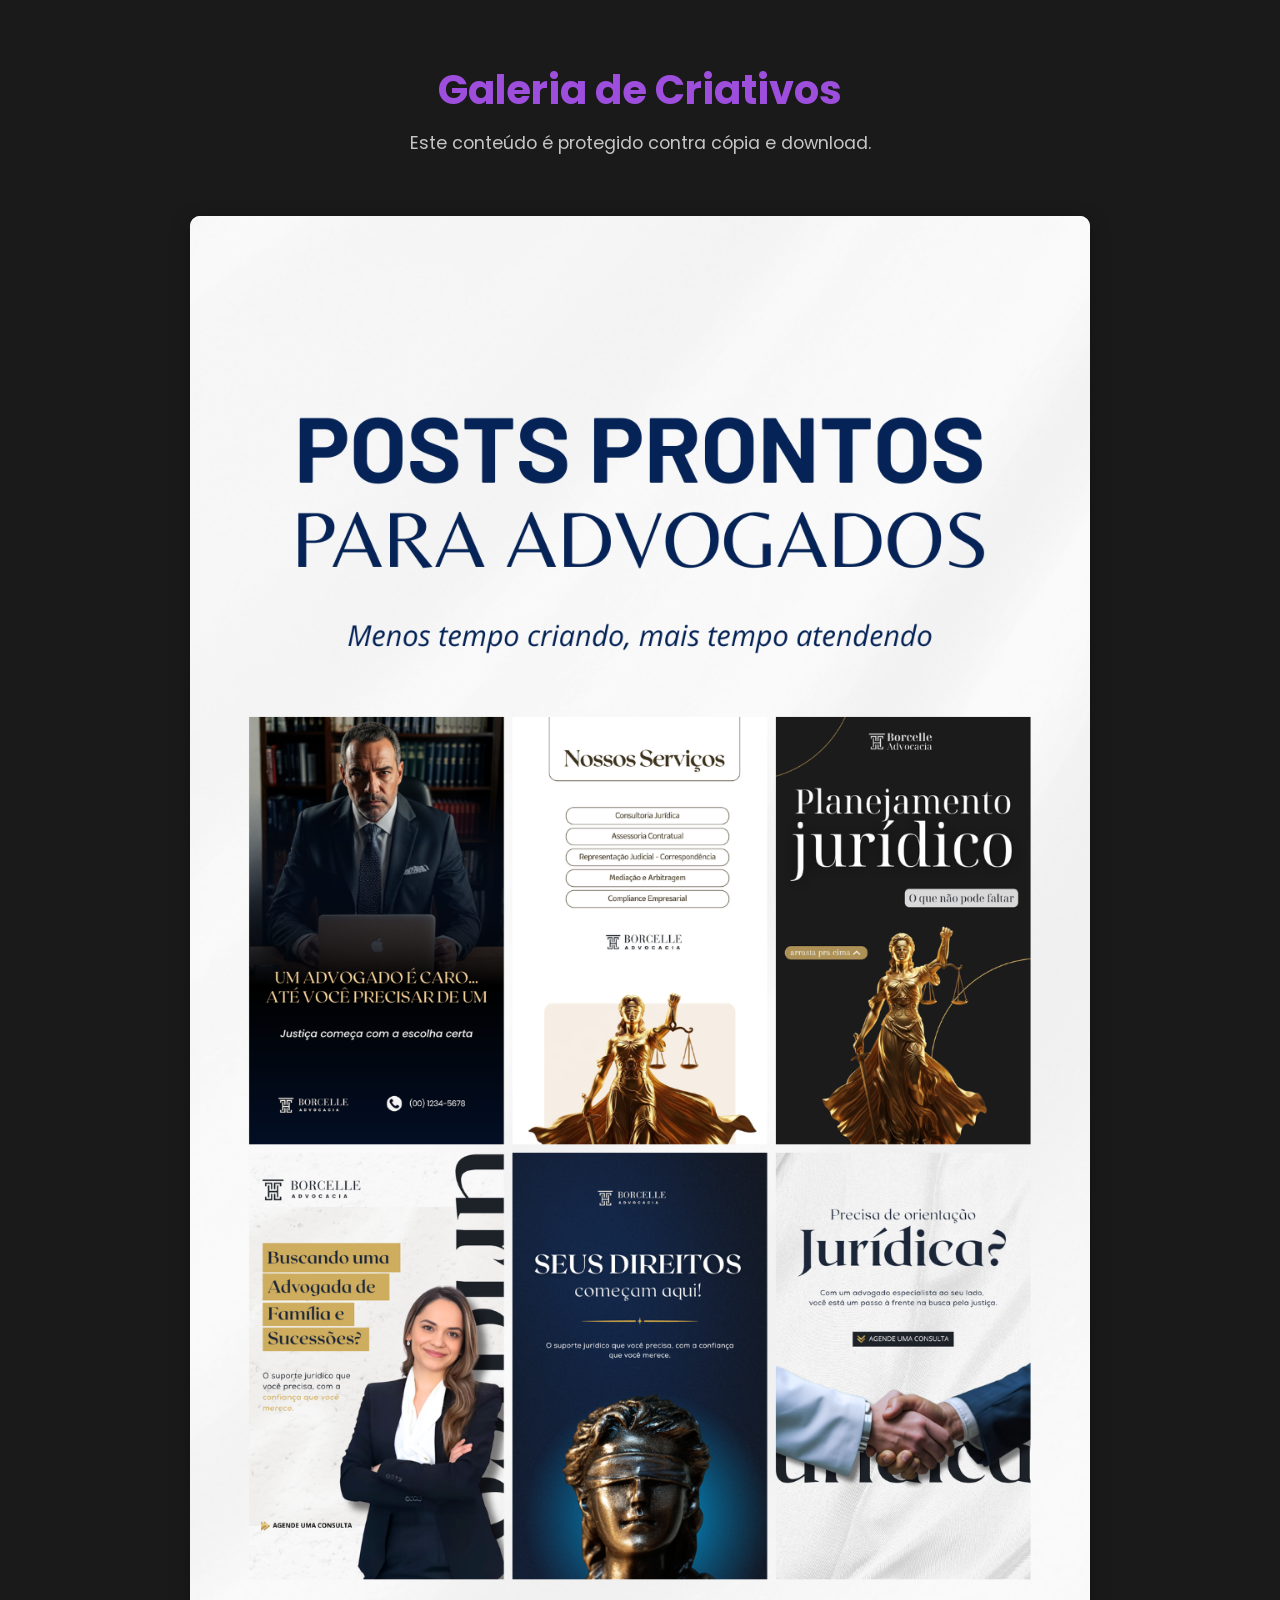
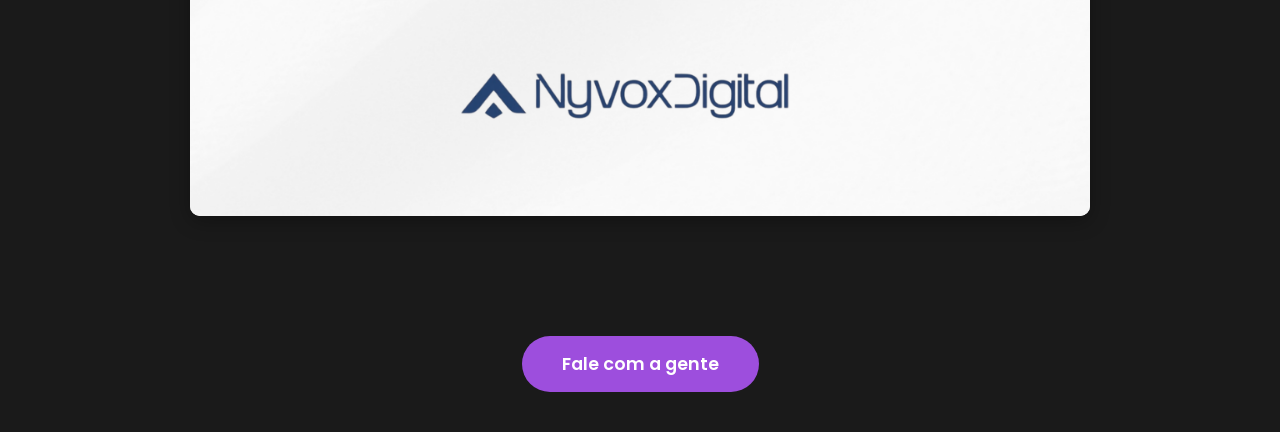
<file: advocacia/index.html>
<!DOCTYPE html>
<html lang="pt-BR">
<head>
    <meta charset="UTF-8">
    <meta name="viewport" content="width=device-width, initial-scale=1.0">
    <title>Galeria Protegida - Criativos</title>
    <link rel="stylesheet" href="style.css">
    <link href="https://fonts.googleapis.com/css2?family=Poppins:wght@400;600;700&display=swap" rel="stylesheet">
</head>
<body>

    <!-- Camada invisível que cobre toda a tela para bloquear cliques -->
    <div id="protection-overlay"></div>

    <header>
        <h1>Galeria de Criativos</h1>
        <p>Este conteúdo é protegido contra cópia e download.</p>
    </header>

    <main>
        <div class="gallery-grid">
            <div class="creative-card">
                <div class="creative-wrapper">
                    <img src="../assets/criativos/post-advocacia.png" alt="Criativo para Advocacia">
                    <div class="watermark">PROTEGIDO</div>
                </div>
            </div>
        </div>
    </main>

    <footer>
        <a href="https://wa.me/5511999999999?text=Ol%C3%A1%21+Vim+pela+galeria+de+criativos+e+gostaria+de+mais+informa%C3%A7%C3%B5es." target="_blank" class="whatsapp-button">
            Fale com a gente
        </a>
    </footer>
    
    <script src="script.js"></script>
</body>
</html>
</file>
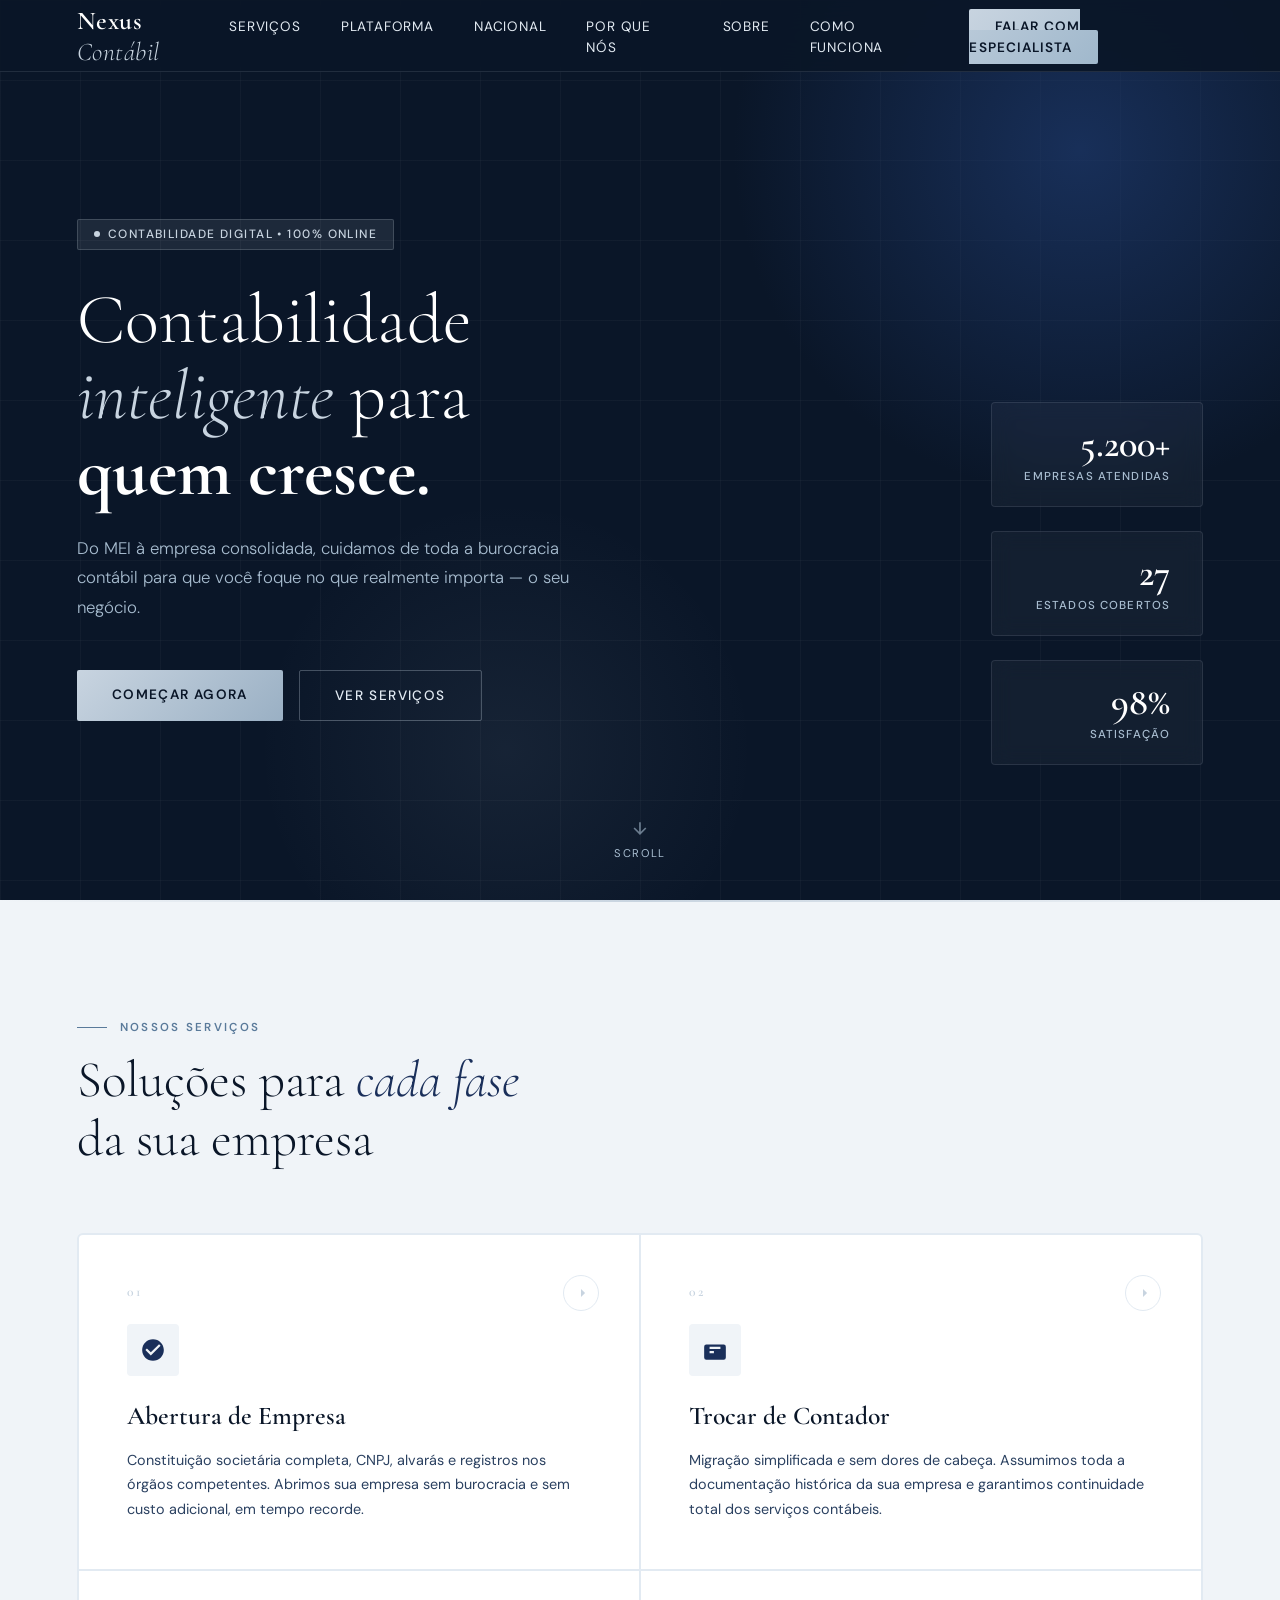
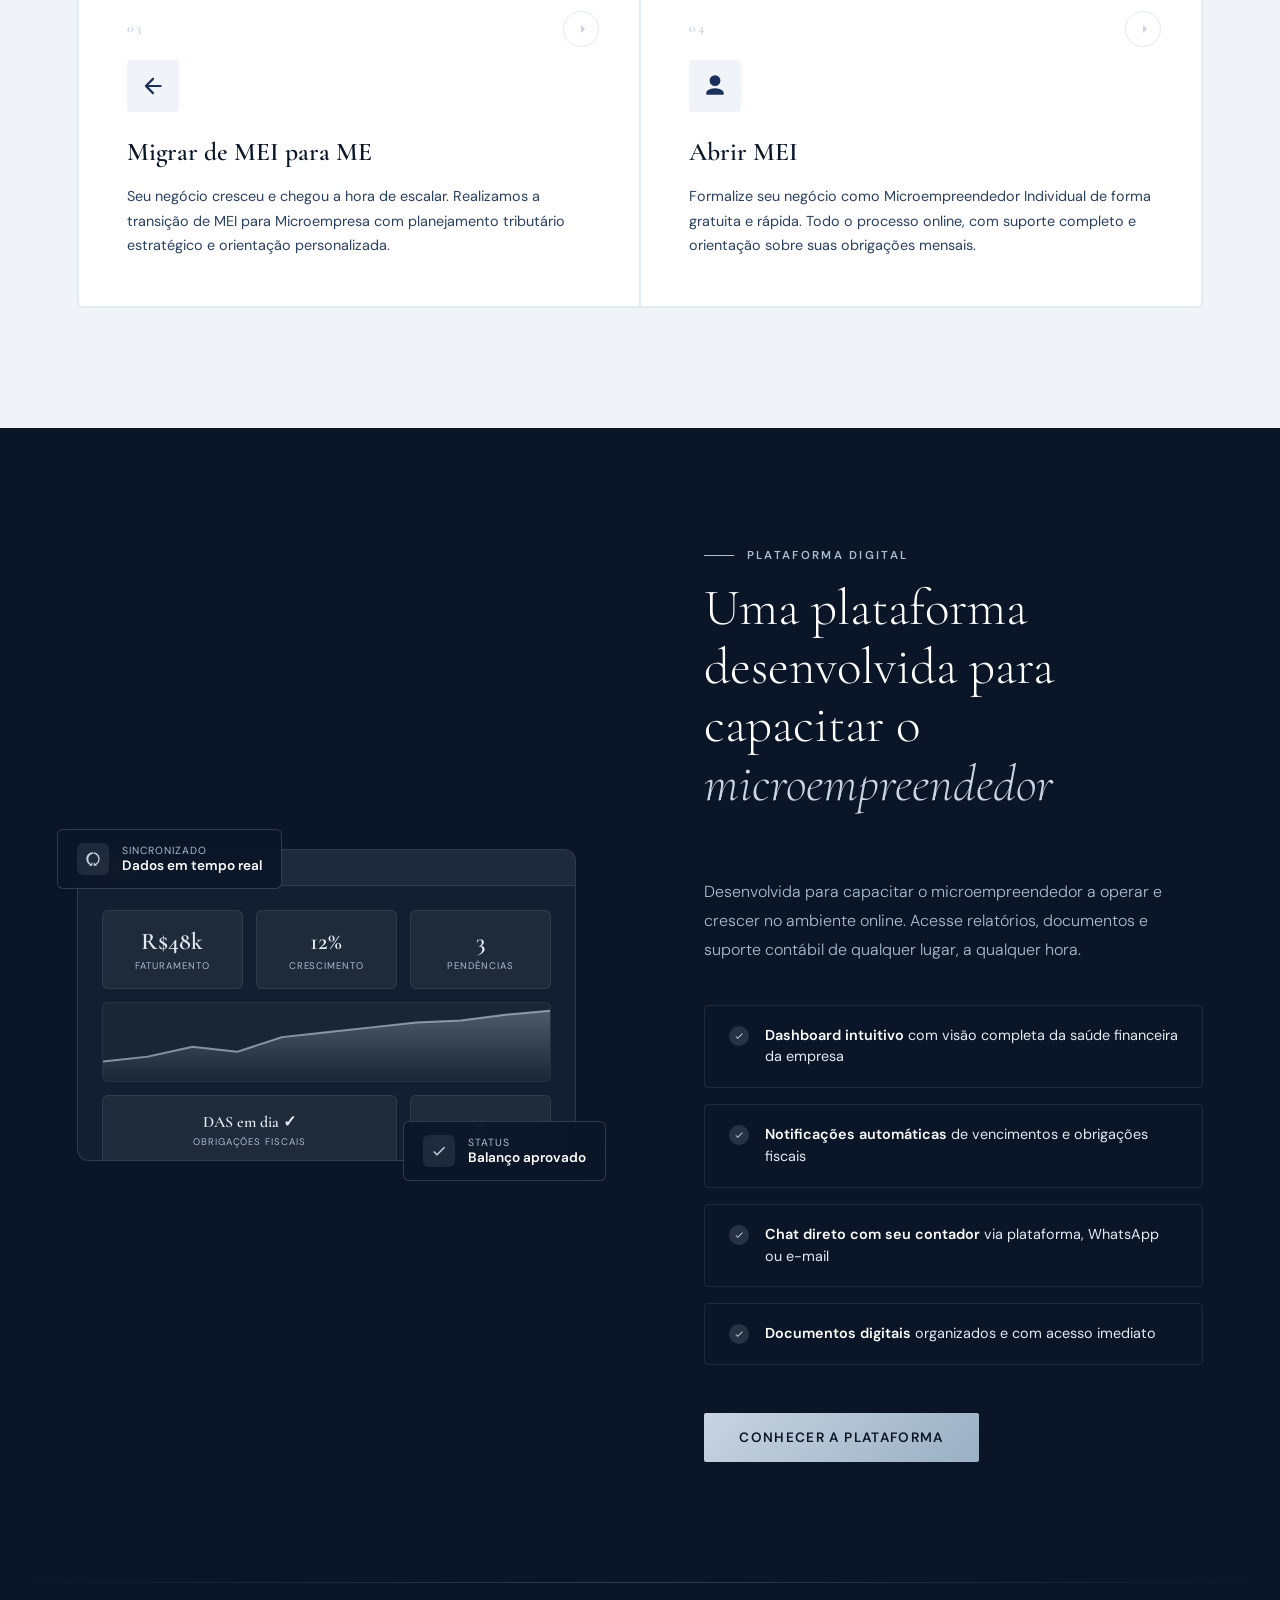
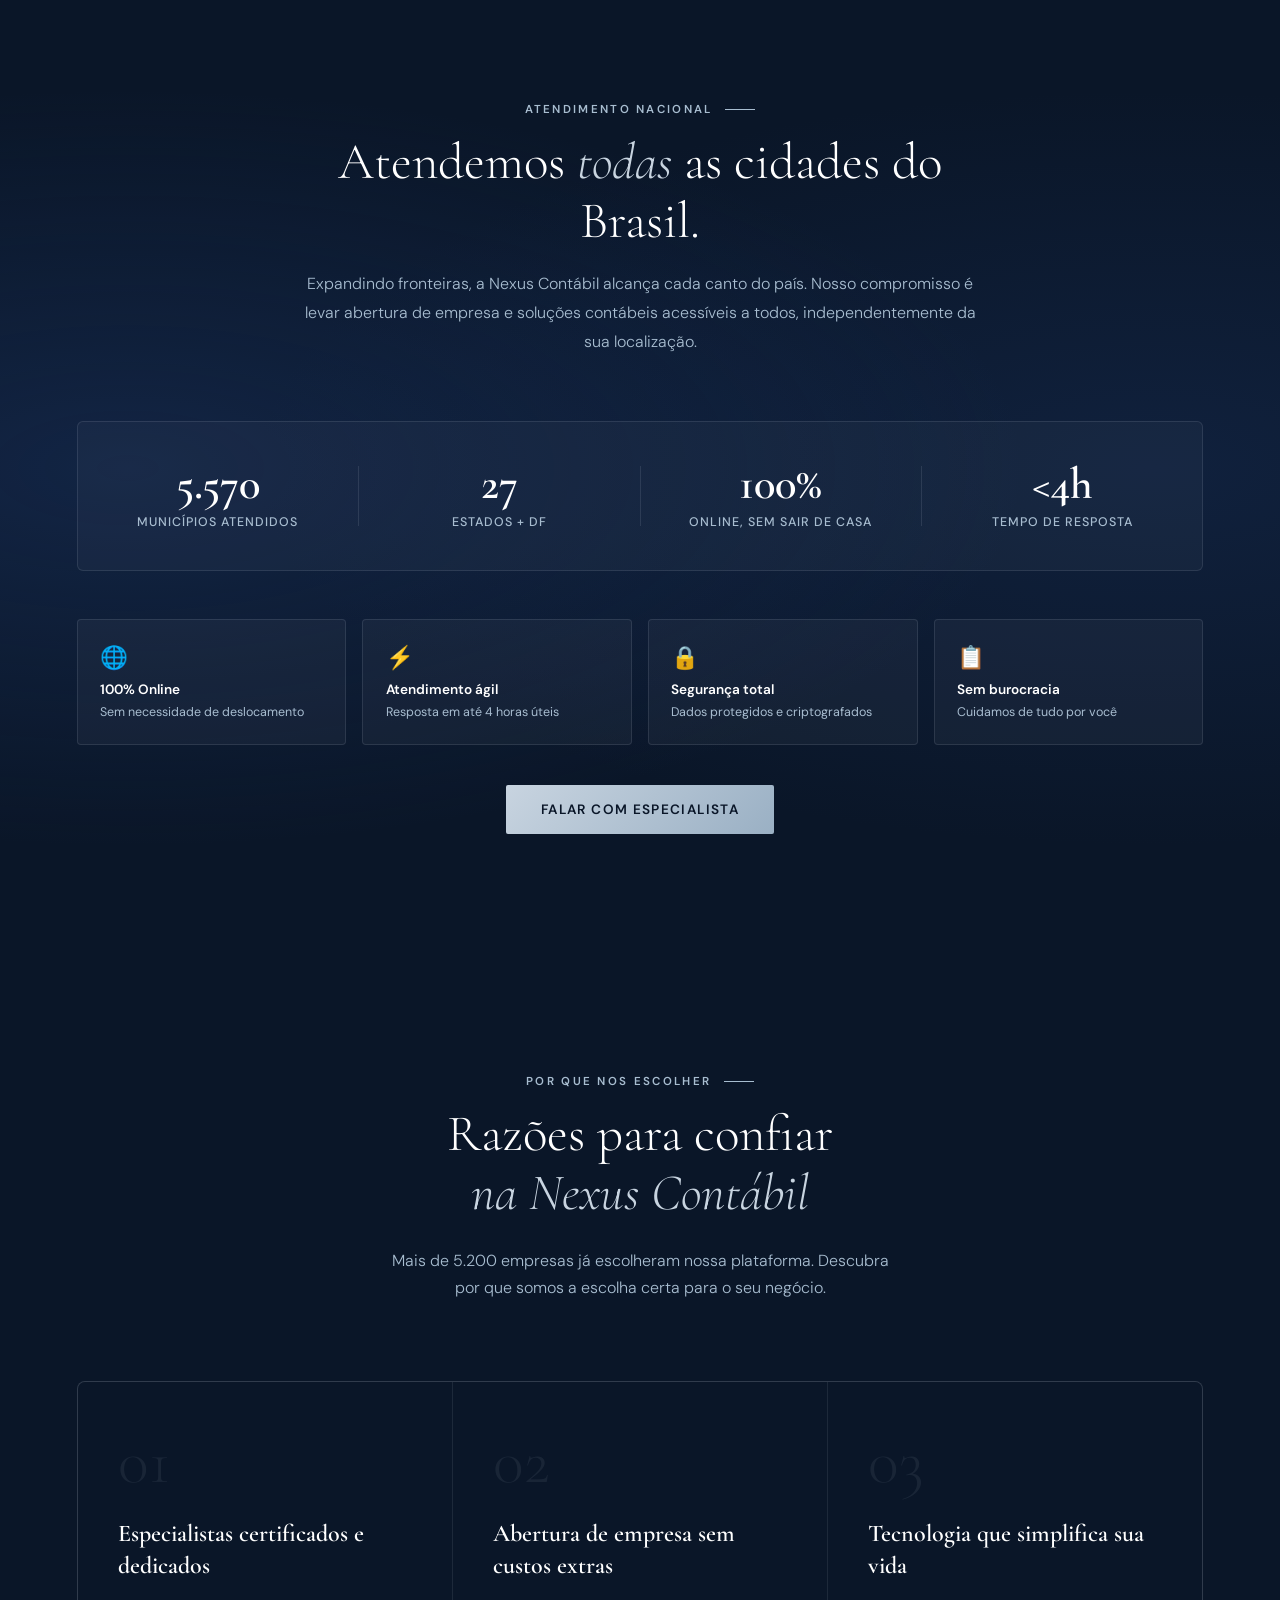
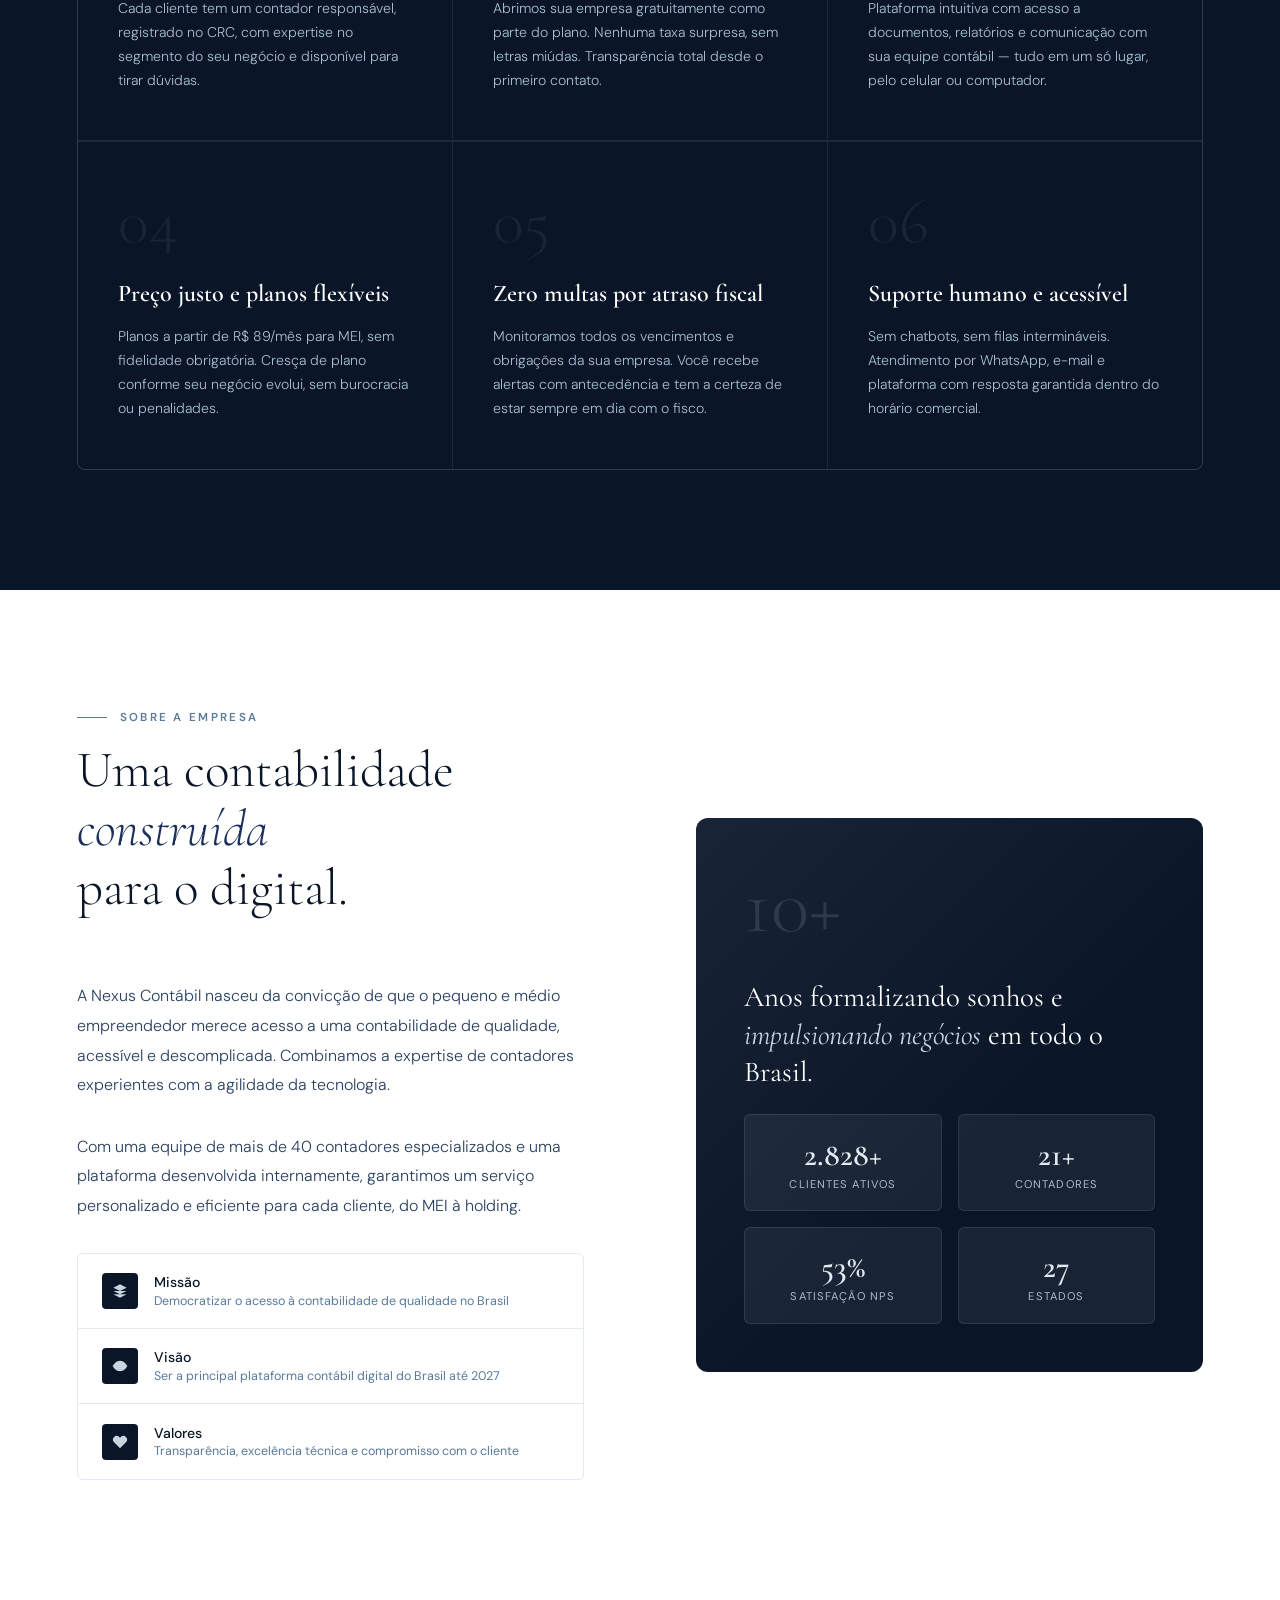
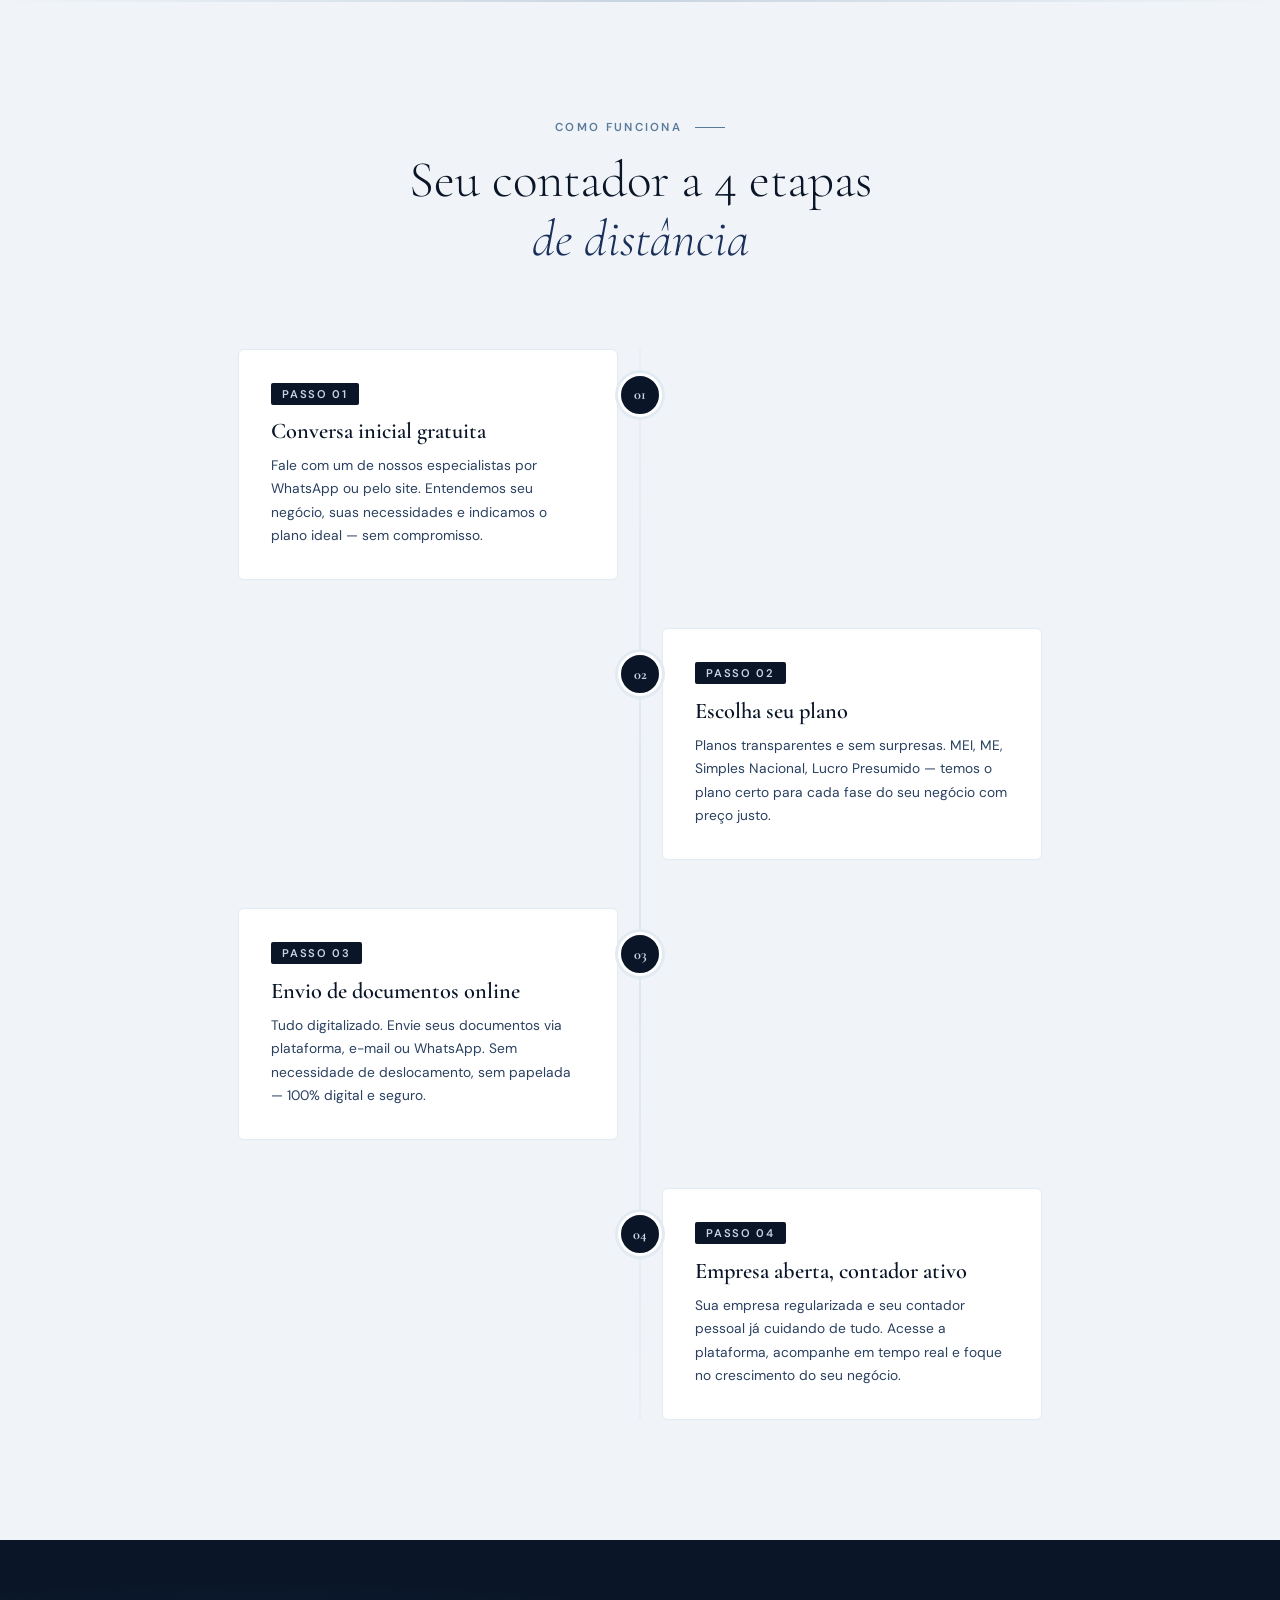
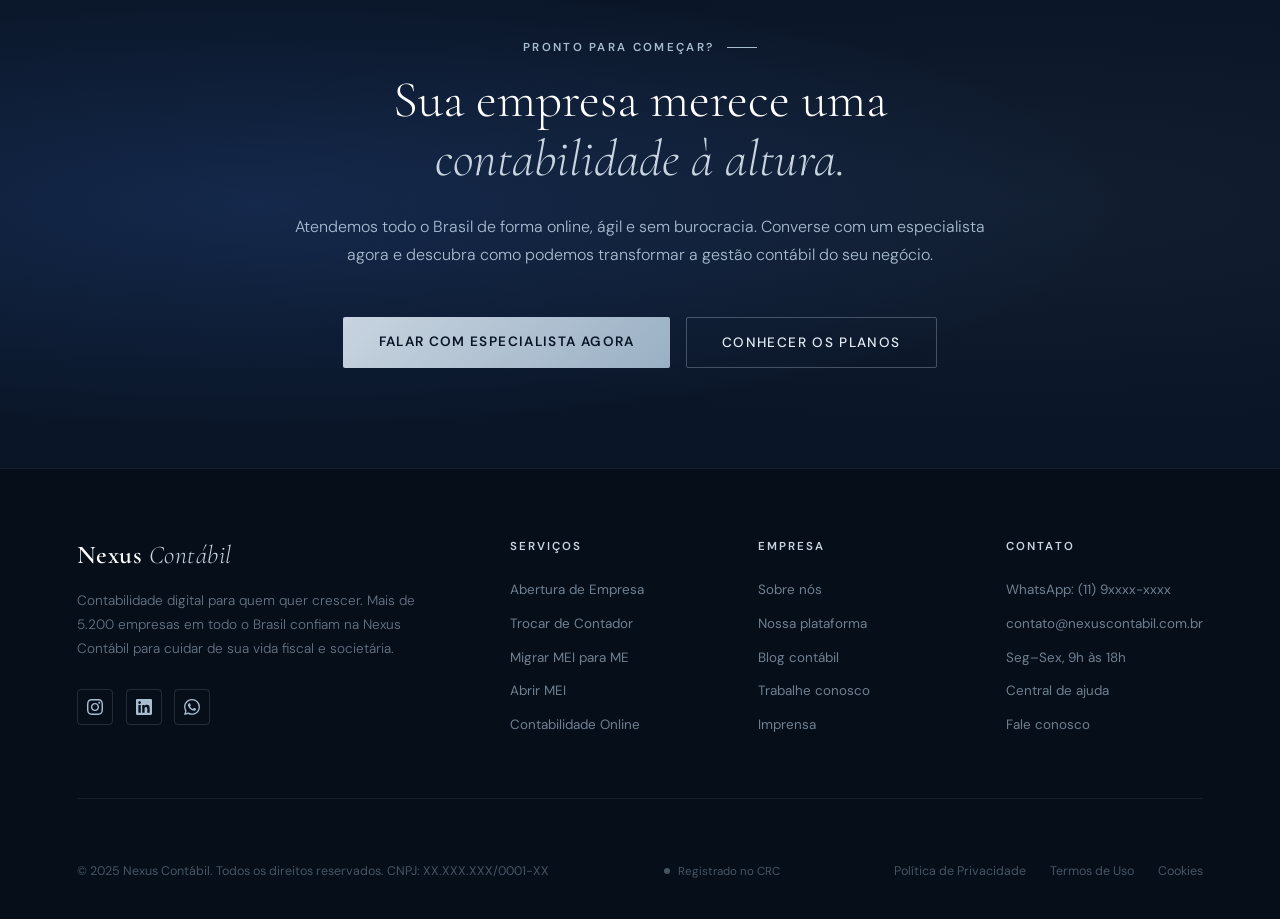
<file: lp2/index.html>
<!DOCTYPE html>
<html lang="pt-BR">
<head>
<meta charset="UTF-8">
<meta name="viewport" content="width=device-width, initial-scale=1.0">
<title>Nexus Contábil — Contabilidade Digital para Todo o Brasil</title>
<link href="https://fonts.googleapis.com/css2?family=Cormorant+Garamond:ital,wght@0,300;0,400;0,600;0,700;1,300;1,400&family=DM+Sans:ital,opsz,wght@0,9..40,300;0,9..40,400;0,9..40,500;0,9..40,600;1,9..40,300&display=swap" rel="stylesheet">
<link rel="stylesheet" href="style.css">
</head>
<body>

<!-- NAV -->
<nav id="navbar">
  <a href="#" class="nav-logo">Nexus <span>Contábil</span></a>
  <ul class="nav-links">
    <li><a href="#servicos">Serviços</a></li>
    <li><a href="#plataforma">Plataforma</a></li>
    <li><a href="#brasil">Nacional</a></li>
    <li><a href="#motivos">Por que nós</a></li>
    <li><a href="#sobre">Sobre</a></li>
    <li><a href="#etapas">Como funciona</a></li>
    <li><a href="#cta" class="nav-cta">Falar com especialista</a></li>
  </ul>
</nav>

<!-- HERO -->
<section id="hero">
  <div class="hero-bg-grid"></div>
  <div class="hero-orb-1"></div>
  <div class="hero-orb-2"></div>

  <div class="hero-content">
    <div class="hero-badge">Contabilidade digital • 100% online</div>
    <h1>
      Contabilidade<br>
      <em>inteligente</em> para<br>
      <strong>quem cresce.</strong>
    </h1>
    <p class="hero-sub">
      Do MEI à empresa consolidada, cuidamos de toda a burocracia contábil para que você foque no que realmente importa — o seu negócio.
    </p>
    <div class="hero-actions">
      <a href="#cta" class="btn-primary">Começar agora</a>
      <a href="#servicos" class="btn-outline">Ver serviços</a>
    </div>
  </div>

  <div class="hero-stats">
    <div class="stat-card">
      <div class="stat-num">5.200+</div>
      <div class="stat-label">Empresas atendidas</div>
    </div>
    <div class="stat-card">
      <div class="stat-num">27</div>
      <div class="stat-label">Estados cobertos</div>
    </div>
    <div class="stat-card">
      <div class="stat-num">98%</div>
      <div class="stat-label">Satisfação</div>
    </div>
  </div>

  <div class="scroll-indicator">
    <svg viewBox="0 0 24 24" fill="none" stroke="currentColor" stroke-width="2">
      <path d="M12 5v14M5 12l7 7 7-7"/>
    </svg>
    Scroll
  </div>
</section>

<!-- SERVICES -->
<section id="servicos">
  <div class="section-label reveal">Nossos serviços</div>
  <h2 class="section-title reveal">Soluções para <em>cada fase</em><br>da sua empresa</h2>

  <div class="services-grid reveal">
    <div class="service-card">
      <div class="service-num">01</div>
      <div class="service-icon">
        <svg viewBox="0 0 24 24"><path d="M12 2C6.48 2 2 6.48 2 12s4.48 10 10 10 10-4.48 10-10S17.52 2 12 2zm-2 15l-5-5 1.41-1.41L10 14.17l7.59-7.59L19 8l-9 9z"/></svg>
      </div>
      <h3 class="service-title">Abertura de Empresa</h3>
      <p class="service-desc">Constituição societária completa, CNPJ, alvarás e registros nos órgãos competentes. Abrimos sua empresa sem burocracia e sem custo adicional, em tempo recorde.</p>
      <div class="service-arrow">
        <svg viewBox="0 0 24 24"><path d="M5 12h14M12 5l7 7-7 7"/></svg>
      </div>
    </div>

    <div class="service-card">
      <div class="service-num">02</div>
      <div class="service-icon">
        <svg viewBox="0 0 24 24"><path d="M20 7H4a2 2 0 00-2 2v10a2 2 0 002 2h16a2 2 0 002-2V9a2 2 0 00-2-2zm-9 8H7v-2h4v2zm6-4H7v-2h10v2z"/></svg>
      </div>
      <h3 class="service-title">Trocar de Contador</h3>
      <p class="service-desc">Migração simplificada e sem dores de cabeça. Assumimos toda a documentação histórica da sua empresa e garantimos continuidade total dos serviços contábeis.</p>
      <div class="service-arrow">
        <svg viewBox="0 0 24 24"><path d="M5 12h14M12 5l7 7-7 7"/></svg>
      </div>
    </div>

    <div class="service-card">
      <div class="service-num">03</div>
      <div class="service-icon">
        <svg viewBox="0 0 24 24"><path d="M19 11H7.83l4.88-4.88c.39-.39.39-1.03 0-1.42-.39-.39-1.02-.39-1.41 0l-6.59 6.59c-.39.39-.39 1.02 0 1.41l6.59 6.59c.39.39 1.02.39 1.41 0 .39-.39.39-1.02 0-1.41L7.83 13H19c.55 0 1-.45 1-1s-.45-1-1-1z"/></svg>
      </div>
      <h3 class="service-title">Migrar de MEI para ME</h3>
      <p class="service-desc">Seu negócio cresceu e chegou a hora de escalar. Realizamos a transição de MEI para Microempresa com planejamento tributário estratégico e orientação personalizada.</p>
      <div class="service-arrow">
        <svg viewBox="0 0 24 24"><path d="M5 12h14M12 5l7 7-7 7"/></svg>
      </div>
    </div>

    <div class="service-card">
      <div class="service-num">04</div>
      <div class="service-icon">
        <svg viewBox="0 0 24 24"><path d="M12 2a5 5 0 100 10A5 5 0 0012 2zm0 12c-5.33 0-8 2.67-8 4v2h16v-2c0-1.33-2.67-4-8-4z"/></svg>
      </div>
      <h3 class="service-title">Abrir MEI</h3>
      <p class="service-desc">Formalize seu negócio como Microempreendedor Individual de forma gratuita e rápida. Todo o processo online, com suporte completo e orientação sobre suas obrigações mensais.</p>
      <div class="service-arrow">
        <svg viewBox="0 0 24 24"><path d="M5 12h14M12 5l7 7-7 7"/></svg>
      </div>
    </div>
  </div>
</section>

<!-- PLATFORM -->
<section id="plataforma">
  <div class="platform-grid">
    <div class="platform-visual reveal">
      <div class="platform-screen">
        <div class="screen-bar">
          <div class="screen-dot" style="background:#ff5f57"></div>
          <div class="screen-dot" style="background:#febc2e"></div>
          <div class="screen-dot" style="background:#28c840"></div>
        </div>
        <div class="screen-body">
          <div class="screen-metric">
            <div class="screen-metric-num">R$48k</div>
            <div class="screen-metric-label">Faturamento</div>
          </div>
          <div class="screen-metric">
            <div class="screen-metric-num">12%</div>
            <div class="screen-metric-label">Crescimento</div>
          </div>
          <div class="screen-metric">
            <div class="screen-metric-num">3</div>
            <div class="screen-metric-label">Pendências</div>
          </div>
          <div class="screen-chart">
            <svg viewBox="0 0 300 80" preserveAspectRatio="none">
              <defs>
                <linearGradient id="chartGrad" x1="0" y1="0" x2="0" y2="1">
                  <stop offset="0%" stop-color="rgba(200,212,224,0.3)"/>
                  <stop offset="100%" stop-color="rgba(200,212,224,0)"/>
                </linearGradient>
              </defs>
              <path d="M0 60 L30 55 L60 45 L90 50 L120 35 L150 30 L180 25 L210 20 L240 18 L270 12 L300 8" stroke="rgba(200,212,224,0.6)" stroke-width="2" fill="none"/>
              <path d="M0 60 L30 55 L60 45 L90 50 L120 35 L150 30 L180 25 L210 20 L240 18 L270 12 L300 8 L300 80 L0 80 Z" fill="url(#chartGrad)"/>
            </svg>
          </div>
          <div class="screen-metric" style="grid-column:1/3">
            <div class="screen-metric-num" style="font-size:1rem">DAS em dia ✓</div>
            <div class="screen-metric-label">Obrigações fiscais</div>
          </div>
          <div class="screen-metric">
            <div class="screen-metric-num">7</div>
            <div class="screen-metric-label">Documentos</div>
          </div>
        </div>
      </div>

      <div class="float-badge float-badge-1">
        <div class="float-icon">
          <svg viewBox="0 0 24 24"><path d="M9 16.17L4.83 12l-1.42 1.41L9 19 21 7l-1.41-1.41L9 16.17z"/></svg>
        </div>
        <div>
          <div class="float-text-top">Status</div>
          <div class="float-text-main">Balanço aprovado</div>
        </div>
      </div>

      <div class="float-badge float-badge-2">
        <div class="float-icon">
          <svg viewBox="0 0 24 24"><path d="M13 2.05v2.02c3.95.49 7 3.85 7 7.93 0 3.21-1.81 6.01-4.44 7.52L13 17v5h5l-1.22-1.22C19.91 19.07 22 15.76 22 12c0-5.18-3.95-9.45-9-9.95zM11 2.05C5.95 2.55 2 6.82 2 12c0 3.76 2.09 7.07 5.22 8.78L6 22h5v-5l-2.56 2.56C6.81 18.01 5 15.21 5 12c0-4.08 3.05-7.44 7-7.93V2.05z"/></svg>
        </div>
        <div>
          <div class="float-text-top">Sincronizado</div>
          <div class="float-text-main">Dados em tempo real</div>
        </div>
      </div>
    </div>

    <div class="platform-text reveal">
      <div class="section-label">Plataforma digital</div>
      <h2 class="section-title">
        Uma plataforma desenvolvida para capacitar o <em>microempreendedor</em>
      </h2>
      <p class="platform-desc">
        Desenvolvida para capacitar o microempreendedor a operar e crescer no ambiente online. Acesse relatórios, documentos e suporte contábil de qualquer lugar, a qualquer hora.
      </p>

      <div class="feature-list">
        <div class="feature-item">
          <div class="feature-check">
            <svg viewBox="0 0 24 24"><path d="M9 16.17L4.83 12l-1.42 1.41L9 19 21 7l-1.41-1.41L9 16.17z"/></svg>
          </div>
          <div class="feature-text"><strong>Dashboard intuitivo</strong> com visão completa da saúde financeira da empresa</div>
        </div>
        <div class="feature-item">
          <div class="feature-check">
            <svg viewBox="0 0 24 24"><path d="M9 16.17L4.83 12l-1.42 1.41L9 19 21 7l-1.41-1.41L9 16.17z"/></svg>
          </div>
          <div class="feature-text"><strong>Notificações automáticas</strong> de vencimentos e obrigações fiscais</div>
        </div>
        <div class="feature-item">
          <div class="feature-check">
            <svg viewBox="0 0 24 24"><path d="M9 16.17L4.83 12l-1.42 1.41L9 19 21 7l-1.41-1.41L9 16.17z"/></svg>
          </div>
          <div class="feature-text"><strong>Chat direto com seu contador</strong> via plataforma, WhatsApp ou e-mail</div>
        </div>
        <div class="feature-item">
          <div class="feature-check">
            <svg viewBox="0 0 24 24"><path d="M9 16.17L4.83 12l-1.42 1.41L9 19 21 7l-1.41-1.41L9 16.17z"/></svg>
          </div>
          <div class="feature-text"><strong>Documentos digitais</strong> organizados e com acesso imediato</div>
        </div>
      </div>

      <a href="#cta" class="btn-primary" style="color:var(--navy)">Conhecer a plataforma</a>
    </div>
  </div>
</section>

<!-- BRASIL -->
<section id="brasil">
  <div class="brasil-header reveal">
    <div class="section-label">Atendimento nacional</div>
    <h2 class="section-title">
      Atendemos <em>todas</em> as cidades do Brasil.
    </h2>
    <p class="brasil-desc">
      Expandindo fronteiras, a Nexus Contábil alcança cada canto do país. Nosso compromisso é levar abertura de empresa e soluções contábeis acessíveis a todos, independentemente da sua localização.
    </p>
  </div>

  <div class="brasil-stats-row reveal">
    <div class="brasil-stat">
      <div class="brasil-stat-num">5.570</div>
      <div class="brasil-stat-label">Municípios atendidos</div>
    </div>
    <div class="brasil-stat-divider"></div>
    <div class="brasil-stat">
      <div class="brasil-stat-num">27</div>
      <div class="brasil-stat-label">Estados + DF</div>
    </div>
    <div class="brasil-stat-divider"></div>
    <div class="brasil-stat">
      <div class="brasil-stat-num">100%</div>
      <div class="brasil-stat-label">Online, sem sair de casa</div>
    </div>
    <div class="brasil-stat-divider"></div>
    <div class="brasil-stat">
      <div class="brasil-stat-num">&lt;4h</div>
      <div class="brasil-stat-label">Tempo de resposta</div>
    </div>
  </div>

  <div class="brasil-pillars reveal">
    <div class="pillar">
      <div class="pillar-icon">🌐</div>
      <div class="pillar-title">100% Online</div>
      <div class="pillar-sub">Sem necessidade de deslocamento</div>
    </div>
    <div class="pillar">
      <div class="pillar-icon">⚡</div>
      <div class="pillar-title">Atendimento ágil</div>
      <div class="pillar-sub">Resposta em até 4 horas úteis</div>
    </div>
    <div class="pillar">
      <div class="pillar-icon">🔒</div>
      <div class="pillar-title">Segurança total</div>
      <div class="pillar-sub">Dados protegidos e criptografados</div>
    </div>
    <div class="pillar">
      <div class="pillar-icon">📋</div>
      <div class="pillar-title">Sem burocracia</div>
      <div class="pillar-sub">Cuidamos de tudo por você</div>
    </div>
  </div>

  <div class="brasil-cta reveal">
    <a href="#cta" class="btn-primary">Falar com especialista</a>
  </div>
</section>

<!-- MOTIVOS -->
<section id="motivos">
  <div class="motivos-header">
    <div class="section-label">Por que nos escolher</div>
    <h2 class="section-title reveal">Razões para confiar<br><em>na Nexus Contábil</em></h2>
    <p class="motivos-sub reveal">Mais de 5.200 empresas já escolheram nossa plataforma. Descubra por que somos a escolha certa para o seu negócio.</p>
  </div>

  <div class="motivos-grid reveal">
    <div class="motivo-card">
      <div class="motivo-num">01</div>
      <h3 class="motivo-title">Especialistas certificados e dedicados</h3>
      <p class="motivo-desc">Cada cliente tem um contador responsável, registrado no CRC, com expertise no segmento do seu negócio e disponível para tirar dúvidas.</p>
      <div class="motivo-line"></div>
    </div>
    <div class="motivo-card">
      <div class="motivo-num">02</div>
      <h3 class="motivo-title">Abertura de empresa sem custos extras</h3>
      <p class="motivo-desc">Abrimos sua empresa gratuitamente como parte do plano. Nenhuma taxa surpresa, sem letras miúdas. Transparência total desde o primeiro contato.</p>
      <div class="motivo-line"></div>
    </div>
    <div class="motivo-card">
      <div class="motivo-num">03</div>
      <h3 class="motivo-title">Tecnologia que simplifica sua vida</h3>
      <p class="motivo-desc">Plataforma intuitiva com acesso a documentos, relatórios e comunicação com sua equipe contábil — tudo em um só lugar, pelo celular ou computador.</p>
      <div class="motivo-line"></div>
    </div>
    <div class="motivo-card">
      <div class="motivo-num">04</div>
      <h3 class="motivo-title">Preço justo e planos flexíveis</h3>
      <p class="motivo-desc">Planos a partir de R$ 89/mês para MEI, sem fidelidade obrigatória. Cresça de plano conforme seu negócio evolui, sem burocracia ou penalidades.</p>
      <div class="motivo-line"></div>
    </div>
    <div class="motivo-card">
      <div class="motivo-num">05</div>
      <h3 class="motivo-title">Zero multas por atraso fiscal</h3>
      <p class="motivo-desc">Monitoramos todos os vencimentos e obrigações da sua empresa. Você recebe alertas com antecedência e tem a certeza de estar sempre em dia com o fisco.</p>
      <div class="motivo-line"></div>
    </div>
    <div class="motivo-card">
      <div class="motivo-num">06</div>
      <h3 class="motivo-title">Suporte humano e acessível</h3>
      <p class="motivo-desc">Sem chatbots, sem filas intermináveis. Atendimento por WhatsApp, e-mail e plataforma com resposta garantida dentro do horário comercial.</p>
      <div class="motivo-line"></div>
    </div>
  </div>
</section>

<!-- SOBRE -->
<section id="sobre">
  <div class="sobre-grid">
    <div class="sobre-text reveal">
      <div class="section-label">Sobre a empresa</div>
      <h2 class="section-title">
        Uma contabilidade <em>construída</em><br>para o digital.
      </h2>
      <p class="sobre-desc">
        A Nexus Contábil nasceu da convicção de que o pequeno e médio empreendedor merece acesso a uma contabilidade de qualidade, acessível e descomplicada. Combinamos a expertise de contadores experientes com a agilidade da tecnologia.
      </p>
      <p class="sobre-desc">
        Com uma equipe de mais de 40 contadores especializados e uma plataforma desenvolvida internamente, garantimos um serviço personalizado e eficiente para cada cliente, do MEI à holding.
      </p>

      <div class="sobre-values">
        <div class="value-row">
          <div class="value-icon">
            <svg viewBox="0 0 24 24"><path d="M12 2L2 7l10 5 10-5-10-5zM2 17l10 5 10-5M2 12l10 5 10-5"/></svg>
          </div>
          <div>
            <div class="value-label">Missão</div>
            <div class="value-sub">Democratizar o acesso à contabilidade de qualidade no Brasil</div>
          </div>
        </div>
        <div class="value-row">
          <div class="value-icon">
            <svg viewBox="0 0 24 24"><path d="M1 12s4-8 11-8 11 8 11 8-4 8-11 8-11-8-11-8z"/><circle cx="12" cy="12" r="3"/></svg>
          </div>
          <div>
            <div class="value-label">Visão</div>
            <div class="value-sub">Ser a principal plataforma contábil digital do Brasil até 2027</div>
          </div>
        </div>
        <div class="value-row">
          <div class="value-icon">
            <svg viewBox="0 0 24 24"><path d="M20.84 4.61a5.5 5.5 0 00-7.78 0L12 5.67l-1.06-1.06a5.5 5.5 0 00-7.78 7.78l1.06 1.06L12 21.23l7.78-7.78 1.06-1.06a5.5 5.5 0 000-7.78z"/></svg>
          </div>
          <div>
            <div class="value-label">Valores</div>
            <div class="value-sub">Transparência, excelência técnica e compromisso com o cliente</div>
          </div>
        </div>
      </div>
    </div>

    <div class="sobre-visual reveal">
      <div class="sobre-card-main">
        <div class="sobre-year">10+</div>
        <div class="sobre-claim">
          Anos formalizando sonhos e <em>impulsionando negócios</em> em todo o Brasil.
        </div>
        <div class="sobre-metrics">
          <div class="sobre-metric">
            <div class="sobre-metric-n">5.200+</div>
            <div class="sobre-metric-l">Clientes ativos</div>
          </div>
          <div class="sobre-metric">
            <div class="sobre-metric-n">40+</div>
            <div class="sobre-metric-l">Contadores</div>
          </div>
          <div class="sobre-metric">
            <div class="sobre-metric-n">98%</div>
            <div class="sobre-metric-l">Satisfação NPS</div>
          </div>
          <div class="sobre-metric">
            <div class="sobre-metric-n">27</div>
            <div class="sobre-metric-l">Estados</div>
          </div>
        </div>
      </div>
    </div>
  </div>
</section>

<!-- ETAPAS -->
<section id="etapas">
  <div class="etapas-header">
    <div class="section-label reveal">Como funciona</div>
    <h2 class="section-title reveal">Seu contador a 4 etapas<br><em>de distância</em></h2>
  </div>

  <div class="etapas-timeline">
    <div class="etapas-line"></div>

    <div class="etapa-item reveal">
      <div class="etapa-content">
        <span class="etapa-step">Passo 01</span>
        <h3 class="etapa-title">Conversa inicial gratuita</h3>
        <p class="etapa-desc">Fale com um de nossos especialistas por WhatsApp ou pelo site. Entendemos seu negócio, suas necessidades e indicamos o plano ideal — sem compromisso.</p>
      </div>
      <div class="etapa-center">
        <div class="etapa-dot"><span>01</span></div>
      </div>
      <div></div>
    </div>

    <div class="etapa-item reveal">
      <div></div>
      <div class="etapa-center">
        <div class="etapa-dot"><span>02</span></div>
      </div>
      <div class="etapa-content">
        <span class="etapa-step">Passo 02</span>
        <h3 class="etapa-title">Escolha seu plano</h3>
        <p class="etapa-desc">Planos transparentes e sem surpresas. MEI, ME, Simples Nacional, Lucro Presumido — temos o plano certo para cada fase do seu negócio com preço justo.</p>
      </div>
    </div>

    <div class="etapa-item reveal">
      <div class="etapa-content">
        <span class="etapa-step">Passo 03</span>
        <h3 class="etapa-title">Envio de documentos online</h3>
        <p class="etapa-desc">Tudo digitalizado. Envie seus documentos via plataforma, e-mail ou WhatsApp. Sem necessidade de deslocamento, sem papelada — 100% digital e seguro.</p>
      </div>
      <div class="etapa-center">
        <div class="etapa-dot"><span>03</span></div>
      </div>
      <div></div>
    </div>

    <div class="etapa-item reveal">
      <div></div>
      <div class="etapa-center">
        <div class="etapa-dot"><span>04</span></div>
      </div>
      <div class="etapa-content">
        <span class="etapa-step">Passo 04</span>
        <h3 class="etapa-title">Empresa aberta, contador ativo</h3>
        <p class="etapa-desc">Sua empresa regularizada e seu contador pessoal já cuidando de tudo. Acesse a plataforma, acompanhe em tempo real e foque no crescimento do seu negócio.</p>
      </div>
    </div>
  </div>
</section>

<!-- CTA -->
<section id="cta">
  <div class="cta-inner">
    <div class="section-label">Pronto para começar?</div>
    <h2 class="section-title">
      Sua empresa merece uma <em>contabilidade à altura.</em>
    </h2>
    <p class="cta-desc">
      Atendemos todo o Brasil de forma online, ágil e sem burocracia. Converse com um especialista agora e descubra como podemos transformar a gestão contábil do seu negócio.
    </p>
    <div class="cta-buttons">
      <a href="#" class="btn-primary">Falar com especialista agora</a>
      <a href="#servicos" class="btn-outline">Conhecer os planos</a>
    </div>
  </div>
</section>

<!-- FOOTER -->
<footer>
  <div class="footer-top">
    <div class="footer-brand">
      <a href="#" class="nav-logo">Nexus <span>Contábil</span></a>
      <p class="footer-brand-desc">
        Contabilidade digital para quem quer crescer. Mais de 5.200 empresas em todo o Brasil confiam na Nexus Contábil para cuidar de sua vida fiscal e societária.
      </p>
      <div class="footer-socials">
        <div class="social-btn" title="Instagram">
          <svg viewBox="0 0 24 24"><path d="M12 2.163c3.204 0 3.584.012 4.85.07 3.252.148 4.771 1.691 4.919 4.919.058 1.265.069 1.645.069 4.849 0 3.205-.012 3.584-.069 4.849-.149 3.225-1.664 4.771-4.919 4.919-1.266.058-1.644.07-4.85.07-3.204 0-3.584-.012-4.849-.07-3.26-.149-4.771-1.699-4.919-4.92-.058-1.265-.07-1.644-.07-4.849 0-3.204.013-3.583.07-4.849.149-3.227 1.664-4.771 4.919-4.919 1.266-.057 1.645-.069 4.849-.069zm0-2.163c-3.259 0-3.667.014-4.947.072-4.358.2-6.78 2.618-6.98 6.98-.059 1.281-.073 1.689-.073 4.948 0 3.259.014 3.668.072 4.948.2 4.358 2.618 6.78 6.98 6.98 1.281.058 1.689.072 4.948.072 3.259 0 3.668-.014 4.948-.072 4.354-.2 6.782-2.618 6.979-6.98.059-1.28.073-1.689.073-4.948 0-3.259-.014-3.667-.072-4.947-.196-4.354-2.617-6.78-6.979-6.98-1.281-.059-1.69-.073-4.949-.073zm0 5.838c-3.403 0-6.162 2.759-6.162 6.162s2.759 6.163 6.162 6.163 6.162-2.759 6.162-6.163c0-3.403-2.759-6.162-6.162-6.162zm0 10.162c-2.209 0-4-1.79-4-4 0-2.209 1.791-4 4-4s4 1.791 4 4c0 2.21-1.791 4-4 4zm6.406-11.845c-.796 0-1.441.645-1.441 1.44s.645 1.44 1.441 1.44c.795 0 1.439-.645 1.439-1.44s-.644-1.44-1.439-1.44z"/></svg>
        </div>
        <div class="social-btn" title="LinkedIn">
          <svg viewBox="0 0 24 24"><path d="M20.447 20.452h-3.554v-5.569c0-1.328-.027-3.037-1.852-3.037-1.853 0-2.136 1.445-2.136 2.939v5.667H9.351V9h3.414v1.561h.046c.477-.9 1.637-1.85 3.37-1.85 3.601 0 4.267 2.37 4.267 5.455v6.286zM5.337 7.433c-1.144 0-2.063-.926-2.063-2.065 0-1.138.92-2.063 2.063-2.063 1.14 0 2.064.925 2.064 2.063 0 1.139-.925 2.065-2.064 2.065zm1.782 13.019H3.555V9h3.564v11.452zM22.225 0H1.771C.792 0 0 .774 0 1.729v20.542C0 23.227.792 24 1.771 24h20.451C23.2 24 24 23.227 24 22.271V1.729C24 .774 23.2 0 22.222 0h.003z"/></svg>
        </div>
        <div class="social-btn" title="WhatsApp">
          <svg viewBox="0 0 24 24"><path d="M17.472 14.382c-.297-.149-1.758-.867-2.03-.967-.273-.099-.471-.148-.67.15-.197.297-.767.966-.94 1.164-.173.199-.347.223-.644.075-.297-.15-1.255-.463-2.39-1.475-.883-.788-1.48-1.761-1.653-2.059-.173-.297-.018-.458.13-.606.134-.133.298-.347.446-.52.149-.174.198-.298.298-.497.099-.198.05-.371-.025-.52-.075-.149-.669-1.612-.916-2.207-.242-.579-.487-.5-.669-.51-.173-.008-.371-.01-.57-.01-.198 0-.52.074-.792.372-.272.297-1.04 1.016-1.04 2.479 0 1.462 1.065 2.875 1.213 3.074.149.198 2.096 3.2 5.077 4.487.709.306 1.262.489 1.694.625.712.227 1.36.195 1.871.118.571-.085 1.758-.719 2.006-1.413.248-.694.248-1.289.173-1.413-.074-.124-.272-.198-.57-.347m-5.421 7.403h-.004a9.87 9.87 0 01-5.031-1.378l-.361-.214-3.741.982.998-3.648-.235-.374a9.86 9.86 0 01-1.51-5.26c.001-5.45 4.436-9.884 9.888-9.884 2.64 0 5.122 1.03 6.988 2.898a9.825 9.825 0 012.893 6.994c-.003 5.45-4.437 9.884-9.885 9.884m8.413-18.297A11.815 11.815 0 0012.05 0C5.495 0 .16 5.335.157 11.892c0 2.096.547 4.142 1.588 5.945L.057 24l6.305-1.654a11.882 11.882 0 005.683 1.448h.005c6.554 0 11.89-5.335 11.893-11.893a11.821 11.821 0 00-3.48-8.413Z"/></svg>
        </div>
      </div>
    </div>

    <div class="footer-col">
      <h4>Serviços</h4>
      <ul>
        <li><a href="#">Abertura de Empresa</a></li>
        <li><a href="#">Trocar de Contador</a></li>
        <li><a href="#">Migrar MEI para ME</a></li>
        <li><a href="#">Abrir MEI</a></li>
        <li><a href="#">Contabilidade Online</a></li>
      </ul>
    </div>

    <div class="footer-col">
      <h4>Empresa</h4>
      <ul>
        <li><a href="#">Sobre nós</a></li>
        <li><a href="#">Nossa plataforma</a></li>
        <li><a href="#">Blog contábil</a></li>
        <li><a href="#">Trabalhe conosco</a></li>
        <li><a href="#">Imprensa</a></li>
      </ul>
    </div>

    <div class="footer-col">
      <h4>Contato</h4>
      <ul>
        <li><a href="#">WhatsApp: (11) 9xxxx-xxxx</a></li>
        <li><a href="#">contato@nexuscontabil.com.br</a></li>
        <li><a href="#">Seg–Sex, 9h às 18h</a></li>
        <li><a href="#">Central de ajuda</a></li>
        <li><a href="#">Fale conosco</a></li>
      </ul>
    </div>
  </div>

  <div class="footer-bottom">
    <div class="footer-copy">
      © 2025 Nexus Contábil. Todos os direitos reservados. CNPJ: XX.XXX.XXX/0001-XX
    </div>
    <div class="footer-seal">Registrado no CRC</div>
    <div class="footer-legal">
      <a href="#">Política de Privacidade</a>
      <a href="#">Termos de Uso</a>
      <a href="#">Cookies</a>
    </div>
  </div>
</footer>

<script src="script.js"></script>
</body>
</html>
</file>
<file: advocacia/style.css>
/* --- CSS Completo para as Galerias Protegidas --- */

:root {
    --bg-color: #1a1a1a;
    --card-bg: #2a2a2a;
    --primary-color: #9D4EDD; /* Mantendo sua cor roxa */
    --text-color: #f0f0f0;
    --watermark-color: rgba(255, 255, 255, 0.1);
}

* { margin: 0; padding: 0; box-sizing: border-box; }

body {
    font-family: 'Poppins', sans-serif;
    background-color: var(--bg-color);
    color: var(--text-color);
    /* Proteção CSS: Impede a seleção de texto */
    -webkit-user-select: none;
    -ms-user-select: none;
    user-select: none;
}

#protection-overlay {
    position: fixed;
    top: 0;
    left: 0;
    width: 100%;
    height: 100%;
    z-index: 9999;
    background: transparent;
}

header { text-align: center; padding: 60px 20px; }
header h1 { font-size: 2.5rem; margin-bottom: 10px; color: var(--primary-color); }
header p { font-size: 1.1rem; opacity: 0.8; }

main { padding: 0 20px 80px 20px; }
.gallery-grid {
    display: grid;
    grid-template-columns: repeat(auto-fit, minmax(200px, 1fr));
    gap: 25px;
    max-width: 900px;
    margin: 0 auto;
}

.creative-card {
    background-color: #fff;
    border-radius: 10px;
    overflow: hidden;
    box-shadow: 0 5px 20px rgba(0, 0, 0, 0.3);
}

.creative-wrapper { position: relative; width: 100%; display: flex; align-items: center; justify-content: center; }
.creative-wrapper img, .creative-wrapper video {
    width: 100%;
    height: auto;
    object-fit: contain;
    display: block;
}

.watermark {
    position: absolute;
    top: 50%;
    left: 50%;
    transform: translate(-50%, -50%) rotate(-30deg);
    font-size: 3rem;
    font-weight: 700;
    color: var(--watermark-color);
    pointer-events: none;
    text-transform: uppercase;
}

footer { text-align: center; padding: 40px 20px; }
.whatsapp-button {
    display: inline-block;
    background-color: var(--primary-color);
    color: #fff;
    padding: 15px 40px;
    font-size: 1.1rem;
    font-weight: 600;
    text-decoration: none;
    border-radius: 50px;
    transition: transform 0.3s ease;
}
.whatsapp-button:hover { transform: scale(1.05); }

@media (max-width: 768px) {
    header h1 { font-size: 2rem; }
    .watermark { font-size: 2rem; }
}
</file>
<file: lp2/style.css>
:root {
    --navy: #0a1628;
    --navy-mid: #122040;
    --navy-light: #1a2f5a;
    --navy-glow: #1e3a6e;
    --ice: #f0f4f8;
    --white: #ffffff;
    --silver: #c8d4e0;
    --silver-light: #e2eaf2;
    --silver-bright: #dce8f5;
    --accent-silver: #a8bdd0;
    --gold-silver: #b8ccd8;
    --text-dark: #0a1628;
    --text-mid: #2a4060;
    --text-light: #5a7a9a;
  }

  *, *::before, *::after { box-sizing: border-box; margin: 0; padding: 0; }

  html { scroll-behavior: smooth; }

  body {
    font-family: 'DM Sans', sans-serif;
    background: var(--white);
    color: var(--text-dark);
    overflow-x: hidden;
  }

  /* ─── NAV ─── */
  nav {
    position: fixed; top: 0; left: 0; right: 0; z-index: 100;
    padding: 0 6%;
    height: 72px;
    display: flex; align-items: center; justify-content: space-between;
    background: rgba(10, 22, 40, 0.92);
    backdrop-filter: blur(20px);
    border-bottom: 1px solid rgba(200, 212, 224, 0.12);
    transition: all 0.4s;
  }
  nav.scrolled {
    background: rgba(10, 22, 40, 0.98);
    box-shadow: 0 4px 40px rgba(0,0,0,0.4);
  }
  .nav-logo {
    font-family: 'Cormorant Garamond', serif;
    font-size: 1.6rem;
    font-weight: 600;
    color: var(--white);
    letter-spacing: 0.02em;
    text-decoration: none;
  }
  .nav-logo span {
    color: var(--silver);
    font-weight: 300;
    font-style: italic;
  }
  .nav-links {
    display: flex; gap: 2.5rem; list-style: none;
  }
  .nav-links a {
    color: var(--silver-light);
    text-decoration: none;
    font-size: 0.85rem;
    font-weight: 400;
    letter-spacing: 0.06em;
    text-transform: uppercase;
    transition: color 0.3s;
  }
  .nav-links a:hover { color: var(--white); }
  .nav-cta {
    background: linear-gradient(135deg, #c8d4e0 0%, #a0b8cc 100%);
    color: var(--navy) !important;
    padding: 0.55rem 1.6rem;
    border-radius: 2px;
    font-weight: 600 !important;
    letter-spacing: 0.08em !important;
    transition: all 0.3s !important;
  }
  .nav-cta:hover {
    background: linear-gradient(135deg, #dce8f5 0%, #b8ccd8 100%) !important;
    transform: translateY(-1px);
    box-shadow: 0 6px 20px rgba(168,189,208,0.4);
  }

  /* ─── HERO ─── */
  #hero {
    min-height: 100vh;
    background: var(--navy);
    position: relative;
    overflow: hidden;
    display: flex; align-items: center;
    padding: 120px 6% 80px;
  }

  .hero-bg-grid {
    position: absolute; inset: 0;
    background-image:
      linear-gradient(rgba(200,212,224,0.04) 1px, transparent 1px),
      linear-gradient(90deg, rgba(200,212,224,0.04) 1px, transparent 1px);
    background-size: 80px 80px;
    pointer-events: none;
  }

  .hero-orb-1 {
    position: absolute;
    width: 700px; height: 700px;
    border-radius: 50%;
    background: radial-gradient(circle, rgba(30,58,110,0.7) 0%, transparent 70%);
    top: -200px; right: -150px;
    pointer-events: none;
  }
  .hero-orb-2 {
    position: absolute;
    width: 500px; height: 500px;
    border-radius: 50%;
    background: radial-gradient(circle, rgba(168,189,208,0.08) 0%, transparent 70%);
    bottom: -100px; left: 20%;
    pointer-events: none;
  }

  .hero-content {
    position: relative; z-index: 2;
    max-width: 680px;
  }
  .hero-badge {
    display: inline-flex; align-items: center; gap: 0.5rem;
    background: rgba(200,212,224,0.1);
    border: 1px solid rgba(200,212,224,0.2);
    padding: 0.4rem 1rem;
    border-radius: 2px;
    margin-bottom: 2rem;
    font-size: 0.75rem;
    font-weight: 500;
    letter-spacing: 0.12em;
    text-transform: uppercase;
    color: var(--silver);
  }
  .hero-badge::before {
    content: '';
    width: 6px; height: 6px;
    border-radius: 50%;
    background: var(--silver);
    animation: pulse 2s infinite;
  }
  @keyframes pulse {
    0%, 100% { opacity: 1; transform: scale(1); }
    50% { opacity: 0.5; transform: scale(0.8); }
  }

  h1 {
    font-family: 'Cormorant Garamond', serif;
    font-size: clamp(3rem, 5.5vw, 5.2rem);
    font-weight: 300;
    line-height: 1.08;
    color: var(--white);
    margin-bottom: 1.5rem;
  }
  h1 em {
    font-style: italic;
    color: var(--silver);
  }
  h1 strong {
    font-weight: 700;
  }

  .hero-sub {
    font-size: 1.05rem;
    line-height: 1.75;
    color: var(--accent-silver);
    max-width: 520px;
    margin-bottom: 3rem;
    font-weight: 300;
  }

  .hero-actions {
    display: flex; gap: 1rem; flex-wrap: wrap;
  }
  .btn-primary {
    background: linear-gradient(135deg, #c8d4e0 0%, #9ab0c4 100%);
    color: var(--navy);
    padding: 1rem 2.2rem;
    font-family: 'DM Sans', sans-serif;
    font-size: 0.85rem;
    font-weight: 600;
    letter-spacing: 0.1em;
    text-transform: uppercase;
    border: none; cursor: pointer;
    border-radius: 2px;
    transition: all 0.3s;
    text-decoration: none;
    display: inline-block;
  }
  .btn-primary:hover {
    transform: translateY(-2px);
    box-shadow: 0 12px 40px rgba(168,189,208,0.5);
    background: linear-gradient(135deg, #dce8f5 0%, #b0c4d8 100%);
  }
  .btn-outline {
    background: transparent;
    color: var(--silver-light);
    padding: 1rem 2.2rem;
    font-family: 'DM Sans', sans-serif;
    font-size: 0.85rem;
    font-weight: 500;
    letter-spacing: 0.1em;
    text-transform: uppercase;
    border: 1px solid rgba(200,212,224,0.3);
    cursor: pointer;
    border-radius: 2px;
    transition: all 0.3s;
    text-decoration: none;
    display: inline-block;
  }
  .btn-outline:hover {
    border-color: var(--silver);
    color: var(--white);
    background: rgba(200,212,224,0.08);
  }

  .hero-stats {
    position: absolute; right: 6%; bottom: 15%; z-index: 2;
    display: flex; flex-direction: column; gap: 1.5rem;
  }
  .stat-card {
    background: rgba(255,255,255,0.04);
    border: 1px solid rgba(200,212,224,0.12);
    backdrop-filter: blur(10px);
    padding: 1.4rem 2rem;
    border-radius: 4px;
    text-align: right;
    opacity: 0;
    transform: translateX(30px);
    transition: all 0.6s;
  }
  .stat-card.visible { opacity: 1; transform: translateX(0); }
  .stat-num {
    font-family: 'Cormorant Garamond', serif;
    font-size: 2.4rem;
    font-weight: 600;
    color: var(--white);
    line-height: 1;
  }
  .stat-label {
    font-size: 0.72rem;
    font-weight: 500;
    letter-spacing: 0.1em;
    text-transform: uppercase;
    color: var(--accent-silver);
    margin-top: 0.3rem;
  }

  .scroll-indicator {
    position: absolute; bottom: 40px; left: 50%; transform: translateX(-50%);
    display: flex; flex-direction: column; align-items: center; gap: 0.5rem;
    color: var(--accent-silver);
    font-size: 0.7rem;
    letter-spacing: 0.15em;
    text-transform: uppercase;
    animation: float 3s ease-in-out infinite;
  }
  .scroll-indicator svg { width: 20px; opacity: 0.6; }
  @keyframes float {
    0%, 100% { transform: translateX(-50%) translateY(0); }
    50% { transform: translateX(-50%) translateY(6px); }
  }

  /* ─── SERVICES ─── */
  #servicos {
    background: var(--ice);
    padding: 120px 6%;
    position: relative;
    overflow: hidden;
  }
  #servicos::before {
    content: '';
    position: absolute;
    top: 0; left: 0; right: 0;
    height: 2px;
    background: linear-gradient(90deg, transparent, var(--silver), transparent);
  }

  .section-label {
    font-size: 0.72rem;
    font-weight: 600;
    letter-spacing: 0.2em;
    text-transform: uppercase;
    color: var(--text-light);
    margin-bottom: 1rem;
    display: flex; align-items: center; gap: 0.8rem;
  }
  .section-label::before {
    content: '';
    width: 30px; height: 1px;
    background: var(--text-light);
  }

  .section-title {
    font-family: 'Cormorant Garamond', serif;
    font-size: clamp(2.2rem, 4vw, 3.8rem);
    font-weight: 300;
    line-height: 1.15;
    color: var(--navy);
    margin-bottom: 4rem;
    max-width: 600px;
  }
  .section-title em { font-style: italic; color: var(--navy-light); }

  .services-grid {
    display: grid;
    grid-template-columns: repeat(2, 1fr);
    gap: 2px;
    background: var(--silver-light);
    border: 2px solid var(--silver-light);
    border-radius: 6px;
    overflow: hidden;
  }

  .service-card {
    background: var(--white);
    padding: 3rem;
    position: relative;
    overflow: hidden;
    transition: all 0.4s;
    cursor: pointer;
  }
  .service-card::after {
    content: '';
    position: absolute;
    bottom: 0; left: 0; right: 0;
    height: 3px;
    background: linear-gradient(90deg, var(--navy), var(--navy-light));
    transform: scaleX(0);
    transition: transform 0.4s;
    transform-origin: left;
  }
  .service-card:hover { background: var(--navy); }
  .service-card:hover::after { transform: scaleX(1); }

  .service-num {
    font-family: 'Cormorant Garamond', serif;
    font-size: 0.85rem;
    font-weight: 600;
    letter-spacing: 0.2em;
    color: var(--silver);
    margin-bottom: 1.5rem;
    transition: color 0.4s;
  }
  .service-card:hover .service-num { color: rgba(200,212,224,0.5); }

  .service-icon {
    width: 52px; height: 52px;
    background: var(--ice);
    border-radius: 4px;
    display: flex; align-items: center; justify-content: center;
    margin-bottom: 1.5rem;
    transition: all 0.4s;
  }
  .service-card:hover .service-icon {
    background: rgba(200,212,224,0.15);
  }
  .service-icon svg { width: 26px; fill: var(--navy-light); transition: fill 0.4s; }
  .service-card:hover .service-icon svg { fill: var(--silver); }

  .service-title {
    font-family: 'Cormorant Garamond', serif;
    font-size: 1.6rem;
    font-weight: 600;
    color: var(--navy);
    margin-bottom: 1rem;
    line-height: 1.25;
    transition: color 0.4s;
  }
  .service-card:hover .service-title { color: var(--white); }

  .service-desc {
    font-size: 0.9rem;
    line-height: 1.7;
    color: var(--text-mid);
    transition: color 0.4s;
  }
  .service-card:hover .service-desc { color: var(--accent-silver); }

  .service-arrow {
    position: absolute; top: 2.5rem; right: 2.5rem;
    width: 36px; height: 36px;
    border: 1px solid var(--silver-light);
    border-radius: 50%;
    display: flex; align-items: center; justify-content: center;
    transition: all 0.4s;
  }
  .service-card:hover .service-arrow {
    border-color: rgba(200,212,224,0.3);
    background: rgba(200,212,224,0.1);
  }
  .service-arrow svg { width: 14px; fill: var(--silver); transition: fill 0.4s; }
  .service-card:hover .service-arrow svg { fill: var(--silver-light); }

  /* ─── PLATFORM ─── */
  #plataforma {
    background: var(--navy);
    padding: 120px 6%;
    position: relative;
    overflow: hidden;
  }

  .platform-grid {
    display: grid;
    grid-template-columns: 1fr 1fr;
    gap: 8rem;
    align-items: center;
  }

  .platform-visual {
    position: relative;
  }
  .platform-screen {
    background: rgba(255,255,255,0.04);
    border: 1px solid rgba(200,212,224,0.15);
    border-radius: 12px;
    overflow: hidden;
    aspect-ratio: 16/10;
    position: relative;
  }
  .screen-bar {
    height: 36px;
    background: rgba(200,212,224,0.06);
    border-bottom: 1px solid rgba(200,212,224,0.1);
    display: flex; align-items: center;
    padding: 0 1rem; gap: 0.5rem;
  }
  .screen-dot {
    width: 10px; height: 10px; border-radius: 50%;
  }
  .screen-body {
    padding: 1.5rem;
    display: grid; grid-template-columns: 1fr 1fr 1fr; gap: 0.8rem;
  }
  .screen-metric {
    background: rgba(255,255,255,0.05);
    border: 1px solid rgba(200,212,224,0.1);
    border-radius: 6px;
    padding: 1rem;
    text-align: center;
  }
  .screen-metric-num {
    font-family: 'Cormorant Garamond', serif;
    font-size: 1.5rem;
    font-weight: 600;
    color: var(--silver-light);
  }
  .screen-metric-label {
    font-size: 0.6rem;
    text-transform: uppercase;
    letter-spacing: 0.1em;
    color: var(--accent-silver);
    margin-top: 0.2rem;
  }
  .screen-chart {
    grid-column: 1/-1;
    background: rgba(255,255,255,0.03);
    border: 1px solid rgba(200,212,224,0.08);
    border-radius: 6px;
    height: 80px;
    overflow: hidden;
    position: relative;
  }
  .screen-chart svg {
    width: 100%; height: 100%;
  }

  .float-badge {
    position: absolute;
    background: rgba(10,22,40,0.9);
    border: 1px solid rgba(200,212,224,0.2);
    backdrop-filter: blur(10px);
    padding: 0.8rem 1.2rem;
    border-radius: 6px;
    display: flex; align-items: center; gap: 0.8rem;
  }
  .float-badge-1 { bottom: -20px; right: -30px; }
  .float-badge-2 { top: -20px; left: -20px; }
  .float-icon {
    width: 32px; height: 32px;
    background: rgba(200,212,224,0.1);
    border-radius: 6px;
    display: flex; align-items: center; justify-content: center;
  }
  .float-icon svg { width: 16px; fill: var(--silver); }
  .float-text-top {
    font-size: 0.65rem; text-transform: uppercase;
    letter-spacing: 0.1em; color: var(--accent-silver);
  }
  .float-text-main {
    font-size: 0.85rem; font-weight: 600;
    color: var(--white);
  }

  .platform-text .section-label { color: var(--accent-silver); }
  .platform-text .section-label::before { background: var(--accent-silver); }
  .platform-text .section-title { color: var(--white); max-width: 100%; }
  .platform-text .section-title em { color: var(--silver); }

  .platform-desc {
    font-size: 1rem;
    line-height: 1.8;
    color: var(--accent-silver);
    font-weight: 300;
    margin-bottom: 2.5rem;
  }

  .feature-list {
    display: flex; flex-direction: column; gap: 1rem;
    margin-bottom: 3rem;
  }
  .feature-item {
    display: flex; align-items: flex-start; gap: 1rem;
    padding: 1.2rem 1.5rem;
    border: 1px solid rgba(200,212,224,0.1);
    border-radius: 4px;
    transition: all 0.3s;
  }
  .feature-item:hover {
    border-color: rgba(200,212,224,0.25);
    background: rgba(200,212,224,0.04);
  }
  .feature-check {
    width: 20px; height: 20px; flex-shrink: 0;
    background: rgba(200,212,224,0.15);
    border-radius: 50%;
    display: flex; align-items: center; justify-content: center;
    margin-top: 1px;
  }
  .feature-check svg { width: 10px; fill: var(--silver); }
  .feature-text { font-size: 0.9rem; color: var(--silver-light); line-height: 1.5; }
  .feature-text strong { color: var(--white); font-weight: 600; }

  /* ─── BRASIL ─── */
  #brasil {
    background: var(--navy);
    padding: 120px 6%;
    position: relative;
    overflow: hidden;
  }
  #brasil::before {
    content: '';
    position: absolute; inset: 0;
    background:
      radial-gradient(ellipse at 10% 50%, rgba(30,58,110,0.4) 0%, transparent 55%),
      radial-gradient(ellipse at 90% 50%, rgba(30,58,110,0.3) 0%, transparent 55%);
    pointer-events: none;
  }
  #brasil::after {
    content: '';
    position: absolute; top: 0; left: 0; right: 0;
    height: 1px;
    background: linear-gradient(90deg, transparent, rgba(200,212,224,0.2), transparent);
  }

  .brasil-header {
    text-align: center;
    max-width: 680px;
    margin: 0 auto 4rem;
  }
  .brasil-header .section-label {
    justify-content: center;
    color: var(--accent-silver);
  }
  .brasil-header .section-label::before { display: none; }
  .brasil-header .section-label::after {
    content: '';
    width: 30px; height: 1px;
    background: var(--accent-silver);
  }
  .brasil-header .section-title {
    color: var(--white);
    max-width: 100%;
    text-align: center;
    margin-bottom: 1.2rem;
  }
  .brasil-header .section-title em { color: var(--silver); }

  .brasil-desc {
    font-size: 1rem;
    line-height: 1.8;
    color: var(--accent-silver);
    font-weight: 300;
  }

  .brasil-stats-row {
    display: flex;
    align-items: center;
    justify-content: center;
    gap: 0;
    background: rgba(255,255,255,0.03);
    border: 1px solid rgba(200,212,224,0.12);
    border-radius: 6px;
    overflow: hidden;
    margin-bottom: 3rem;
  }
  .brasil-stat {
    flex: 1;
    padding: 2.5rem 2rem;
    text-align: center;
    transition: background 0.3s;
  }
  .brasil-stat:hover { background: rgba(200,212,224,0.05); }
  .brasil-stat-num {
    font-family: 'Cormorant Garamond', serif;
    font-size: clamp(2.2rem, 3.5vw, 3.2rem);
    font-weight: 600;
    color: var(--white);
    line-height: 1;
    margin-bottom: 0.5rem;
  }
  .brasil-stat-label {
    font-size: 0.78rem;
    font-weight: 500;
    letter-spacing: 0.08em;
    text-transform: uppercase;
    color: var(--accent-silver);
  }
  .brasil-stat-divider {
    width: 1px;
    height: 60px;
    background: rgba(200,212,224,0.12);
    flex-shrink: 0;
  }

  .brasil-pillars {
    display: grid; grid-template-columns: repeat(4,1fr); gap: 1rem;
    margin-bottom: 2.5rem;
  }
  .pillar {
    background: rgba(255,255,255,0.04);
    border: 1px solid rgba(200,212,224,0.12);
    padding: 1.4rem;
    border-radius: 4px;
    transition: all 0.3s;
  }
  .pillar:hover {
    border-color: rgba(200,212,224,0.3);
    background: rgba(200,212,224,0.07);
  }
  .pillar-icon { font-size: 1.4rem; margin-bottom: 0.6rem; }
  .pillar-title {
    font-size: 0.85rem; font-weight: 600;
    color: var(--white);
    margin-bottom: 0.3rem;
  }
  .pillar-sub {
    font-size: 0.78rem; color: var(--accent-silver); line-height: 1.5;
  }

  .brasil-cta { text-align: center; }

  /* ─── MOTIVOS ─── */
  #motivos {
    background: var(--navy);
    padding: 120px 6%;
    position: relative;
    overflow: hidden;
  }

  .motivos-header {
    text-align: center;
    margin-bottom: 5rem;
  }
  .motivos-header .section-label {
    justify-content: center;
    color: var(--accent-silver);
  }
  .motivos-header .section-label::before { display: none; }
  .motivos-header .section-label::after {
    content: '';
    width: 30px; height: 1px;
    background: var(--accent-silver);
  }
  .motivos-header .section-title {
    color: var(--white); max-width: 700px; margin: 0 auto 1.5rem;
    text-align: center;
  }
  .motivos-header .section-title em { color: var(--silver); }

  .motivos-sub {
    color: var(--accent-silver);
    font-size: 1rem;
    line-height: 1.7;
    font-weight: 300;
    max-width: 500px;
    margin: 0 auto;
  }

  .motivos-grid {
    display: grid;
    grid-template-columns: repeat(3, 1fr);
    gap: 1.5px;
    background: rgba(200,212,224,0.1);
    border: 1.5px solid rgba(200,212,224,0.1);
    border-radius: 8px;
    overflow: hidden;
  }

  .motivo-card {
    background: rgba(10,22,40,0.95);
    padding: 3rem 2.5rem;
    position: relative;
    transition: all 0.4s;
  }
  .motivo-card:hover {
    background: var(--navy-light);
  }

  .motivo-num {
    font-family: 'Cormorant Garamond', serif;
    font-size: 4rem;
    font-weight: 300;
    color: rgba(200,212,224,0.08);
    line-height: 1;
    margin-bottom: 1.5rem;
    transition: color 0.4s;
  }
  .motivo-card:hover .motivo-num { color: rgba(200,212,224,0.15); }

  .motivo-title {
    font-family: 'Cormorant Garamond', serif;
    font-size: 1.5rem;
    font-weight: 600;
    color: var(--white);
    margin-bottom: 1rem;
    line-height: 1.3;
  }
  .motivo-desc {
    font-size: 0.88rem;
    line-height: 1.7;
    color: var(--accent-silver);
    font-weight: 300;
  }

  .motivo-line {
    position: absolute;
    bottom: 0; left: 0;
    width: 0; height: 2px;
    background: linear-gradient(90deg, var(--silver), transparent);
    transition: width 0.5s;
  }
  .motivo-card:hover .motivo-line { width: 100%; }

  /* ─── SOBRE ─── */
  #sobre {
    background: var(--white);
    padding: 120px 6%;
  }

  .sobre-grid {
    display: grid;
    grid-template-columns: 1fr 1fr;
    gap: 7rem;
    align-items: center;
  }

  .sobre-text .section-title { max-width: 100%; }
  .sobre-desc {
    font-size: 1rem;
    line-height: 1.85;
    color: var(--text-mid);
    margin-bottom: 2rem;
    font-weight: 300;
  }

  .sobre-values {
    display: flex; flex-direction: column; gap: 0;
    border: 1px solid var(--silver-light);
    border-radius: 6px;
    overflow: hidden;
  }
  .value-row {
    display: flex; align-items: center;
    padding: 1.2rem 1.5rem;
    border-bottom: 1px solid var(--silver-light);
    gap: 1rem;
    transition: background 0.3s;
  }
  .value-row:last-child { border-bottom: none; }
  .value-row:hover { background: var(--ice); }
  .value-icon {
    width: 36px; height: 36px;
    background: var(--navy);
    border-radius: 4px;
    display: flex; align-items: center; justify-content: center;
    flex-shrink: 0;
  }
  .value-icon svg { width: 16px; fill: var(--silver); }
  .value-label {
    font-size: 0.88rem; font-weight: 500;
    color: var(--navy);
  }
  .value-sub {
    font-size: 0.78rem; color: var(--text-light); margin-top: 0.1rem;
  }

  .sobre-visual {
    position: relative;
  }
  .sobre-card-main {
    background: var(--navy);
    border-radius: 12px;
    padding: 3rem;
    color: var(--white);
    position: relative;
    overflow: hidden;
  }
  .sobre-card-main::before {
    content: '';
    position: absolute; inset: 0;
    background: linear-gradient(135deg, rgba(200,212,224,0.08) 0%, transparent 60%);
  }
  .sobre-year {
    font-family: 'Cormorant Garamond', serif;
    font-size: 5rem;
    font-weight: 300;
    color: rgba(200,212,224,0.15);
    line-height: 1;
    margin-bottom: 2rem;
  }
  .sobre-claim {
    font-family: 'Cormorant Garamond', serif;
    font-size: 1.8rem;
    font-weight: 400;
    line-height: 1.3;
    color: var(--white);
    position: relative; z-index: 1;
  }
  .sobre-claim em { font-style: italic; color: var(--silver); }

  .sobre-metrics {
    display: grid; grid-template-columns: 1fr 1fr; gap: 1rem;
    margin-top: 1.5rem;
  }
  .sobre-metric {
    background: rgba(255,255,255,0.06);
    border: 1px solid rgba(200,212,224,0.12);
    padding: 1.2rem;
    border-radius: 6px;
    text-align: center;
    position: relative; z-index: 1;
  }
  .sobre-metric-n {
    font-family: 'Cormorant Garamond', serif;
    font-size: 2rem; font-weight: 600;
    color: var(--silver-light);
  }
  .sobre-metric-l {
    font-size: 0.7rem; text-transform: uppercase;
    letter-spacing: 0.1em; color: var(--accent-silver);
    margin-top: 0.2rem;
  }

  /* ─── ETAPAS ─── */
  #etapas {
    background: var(--ice);
    padding: 120px 6%;
    position: relative;
  }
  #etapas::before {
    content: '';
    position: absolute; top: 0; left: 0; right: 0;
    height: 2px;
    background: linear-gradient(90deg, transparent, var(--silver), transparent);
  }

  .etapas-header {
    text-align: center;
    margin-bottom: 5rem;
  }
  .etapas-header .section-label { justify-content: center; }
  .etapas-header .section-label::before { display: none; }
  .etapas-header .section-label::after {
    content: '';
    width: 30px; height: 1px;
    background: var(--text-light);
  }
  .etapas-header .section-title { text-align: center; margin: 0 auto 0; }

  .etapas-timeline {
    position: relative;
    max-width: 900px;
    margin: 0 auto;
  }

  .etapas-line {
    position: absolute;
    left: 50%;
    top: 0; bottom: 0;
    width: 1px;
    background: linear-gradient(180deg, var(--silver-light), var(--silver), var(--silver-light));
    transform: translateX(-50%);
  }

  .etapa-item {
    display: grid;
    grid-template-columns: 1fr auto 1fr;
    align-items: start;
    gap: 0;
    margin-bottom: 3rem;
    position: relative;
  }
  .etapa-item:last-child { margin-bottom: 0; }

  .etapa-content {
    padding: 2rem;
    background: var(--white);
    border: 1px solid var(--silver-light);
    border-radius: 6px;
    transition: all 0.3s;
  }
  .etapa-content:hover {
    border-color: var(--navy-light);
    box-shadow: 0 8px 30px rgba(10,22,40,0.08);
  }

  .etapa-item:nth-child(odd) .etapa-content { margin-right: 3rem; }
  .etapa-item:nth-child(even) .etapa-content { margin-left: 3rem; }
  .etapa-item:nth-child(even) .etapa-empty { display: block; }

  .etapa-center {
    display: flex; flex-direction: column; align-items: center;
    padding-top: 1.5rem;
    flex-shrink: 0;
  }
  .etapa-dot {
    width: 44px; height: 44px;
    background: var(--navy);
    border: 3px solid var(--white);
    border-radius: 50%;
    display: flex; align-items: center; justify-content: center;
    box-shadow: 0 0 0 3px var(--silver-light);
    z-index: 2;
    position: relative;
  }
  .etapa-dot span {
    font-family: 'Cormorant Garamond', serif;
    font-size: 0.9rem;
    font-weight: 700;
    color: var(--silver);
  }

  .etapa-step {
    font-size: 0.7rem;
    font-weight: 600;
    letter-spacing: 0.15em;
    text-transform: uppercase;
    color: var(--silver);
    background: var(--navy);
    padding: 0.25rem 0.7rem;
    border-radius: 2px;
    margin-bottom: 0.8rem;
    display: inline-block;
  }
  .etapa-title {
    font-family: 'Cormorant Garamond', serif;
    font-size: 1.4rem;
    font-weight: 600;
    color: var(--navy);
    margin-bottom: 0.6rem;
  }
  .etapa-desc {
    font-size: 0.86rem;
    line-height: 1.7;
    color: var(--text-mid);
  }

  /* ─── CTA ─── */
  #cta {
    background: var(--navy);
    padding: 100px 6%;
    text-align: center;
    position: relative;
    overflow: hidden;
  }
  #cta::before {
    content: '';
    position: absolute; inset: 0;
    background:
      radial-gradient(ellipse at 20% 50%, rgba(30,58,110,0.5) 0%, transparent 60%),
      radial-gradient(ellipse at 80% 50%, rgba(168,189,208,0.05) 0%, transparent 60%);
    pointer-events: none;
  }

  .cta-inner {
    position: relative; z-index: 1;
    max-width: 700px;
    margin: 0 auto;
  }
  .cta-inner .section-title {
    color: var(--white);
    text-align: center;
    margin: 1rem auto 1.5rem;
    max-width: 100%;
  }
  .cta-inner .section-title em { color: var(--silver); }
  .cta-inner .section-label { justify-content: center; color: var(--accent-silver); }
  .cta-inner .section-label::before { display: none; }
  .cta-inner .section-label::after {
    content: '';
    width: 30px; height: 1px;
    background: var(--accent-silver);
  }

  .cta-desc {
    color: var(--accent-silver);
    font-size: 1rem;
    line-height: 1.75;
    font-weight: 300;
    margin-bottom: 3rem;
  }

  .cta-buttons {
    display: flex; gap: 1rem; justify-content: center; flex-wrap: wrap;
  }

  /* ─── FOOTER ─── */
  footer {
    background: #060e1a;
    color: var(--accent-silver);
    padding: 70px 6% 40px;
    border-top: 1px solid rgba(200,212,224,0.08);
  }

  .footer-top {
    display: grid;
    grid-template-columns: 2fr 1fr 1fr 1fr;
    gap: 4rem;
    margin-bottom: 4rem;
    padding-bottom: 4rem;
    border-bottom: 1px solid rgba(200,212,224,0.08);
  }

  .footer-brand .nav-logo { display: block; margin-bottom: 1.2rem; }
  .footer-brand-desc {
    font-size: 0.85rem;
    line-height: 1.75;
    color: rgba(168,189,208,0.6);
    margin-bottom: 1.8rem;
    font-weight: 300;
  }

  .footer-socials {
    display: flex; gap: 0.8rem;
  }
  .social-btn {
    width: 36px; height: 36px;
    border: 1px solid rgba(200,212,224,0.15);
    border-radius: 4px;
    display: flex; align-items: center; justify-content: center;
    transition: all 0.3s;
    cursor: pointer;
  }
  .social-btn:hover {
    border-color: var(--silver);
    background: rgba(200,212,224,0.08);
  }
  .social-btn svg { width: 16px; fill: var(--accent-silver); }

  .footer-col h4 {
    font-size: 0.72rem;
    font-weight: 600;
    letter-spacing: 0.18em;
    text-transform: uppercase;
    color: var(--silver);
    margin-bottom: 1.5rem;
  }
  .footer-col ul { list-style: none; display: flex; flex-direction: column; gap: 0.8rem; }
  .footer-col ul a {
    font-size: 0.84rem;
    color: rgba(168,189,208,0.65);
    text-decoration: none;
    transition: color 0.3s;
  }
  .footer-col ul a:hover { color: var(--silver-light); }

  .footer-bottom {
    display: flex;
    justify-content: space-between;
    align-items: center;
    flex-wrap: wrap;
    gap: 1rem;
  }
  .footer-copy {
    font-size: 0.78rem;
    color: rgba(168,189,208,0.4);
  }
  .footer-legal {
    display: flex; gap: 1.5rem;
  }
  .footer-legal a {
    font-size: 0.78rem;
    color: rgba(168,189,208,0.4);
    text-decoration: none;
    transition: color 0.3s;
  }
  .footer-legal a:hover { color: var(--accent-silver); }

  .footer-seal {
    display: flex; align-items: center; gap: 0.5rem;
    font-size: 0.72rem;
    color: rgba(168,189,208,0.4);
  }
  .footer-seal::before {
    content: '';
    width: 6px; height: 6px; border-radius: 50%;
    background: rgba(168,189,208,0.4);
  }

  /* ─── ANIMATIONS ─── */
  .reveal {
    opacity: 0;
    transform: translateY(30px);
    transition: opacity 0.7s ease, transform 0.7s ease;
  }
  .reveal.visible {
    opacity: 1;
    transform: translateY(0);
  }

  /* ─── RESPONSIVE ─── */
  @media (max-width: 900px) {
    nav { padding: 0 5%; }
    .nav-links { display: none; }
    #hero { padding: 100px 5% 60px; }
    .hero-stats { display: none; }
    .services-grid { grid-template-columns: 1fr; }
    .platform-grid { grid-template-columns: 1fr; gap: 3rem; }
    .brasil-stats-row { flex-direction: column; }
    .brasil-stat-divider { width: 60px; height: 1px; }
    .brasil-pillars { grid-template-columns: 1fr 1fr; }
    .motivos-grid { grid-template-columns: 1fr; }
    .sobre-grid { grid-template-columns: 1fr; gap: 3rem; }
    .etapas-line { display: none; }
    .etapa-item { grid-template-columns: 1fr; }
    .etapa-item:nth-child(odd) .etapa-content { margin-right: 0; }
    .etapa-item:nth-child(even) .etapa-content { margin-left: 0; }
    .etapa-center { display: none; }
    .etapa-empty { display: none !important; }
    .footer-top { grid-template-columns: 1fr 1fr; gap: 2.5rem; }
    .brasil-pillars { grid-template-columns: 1fr; }
  }
</file>
